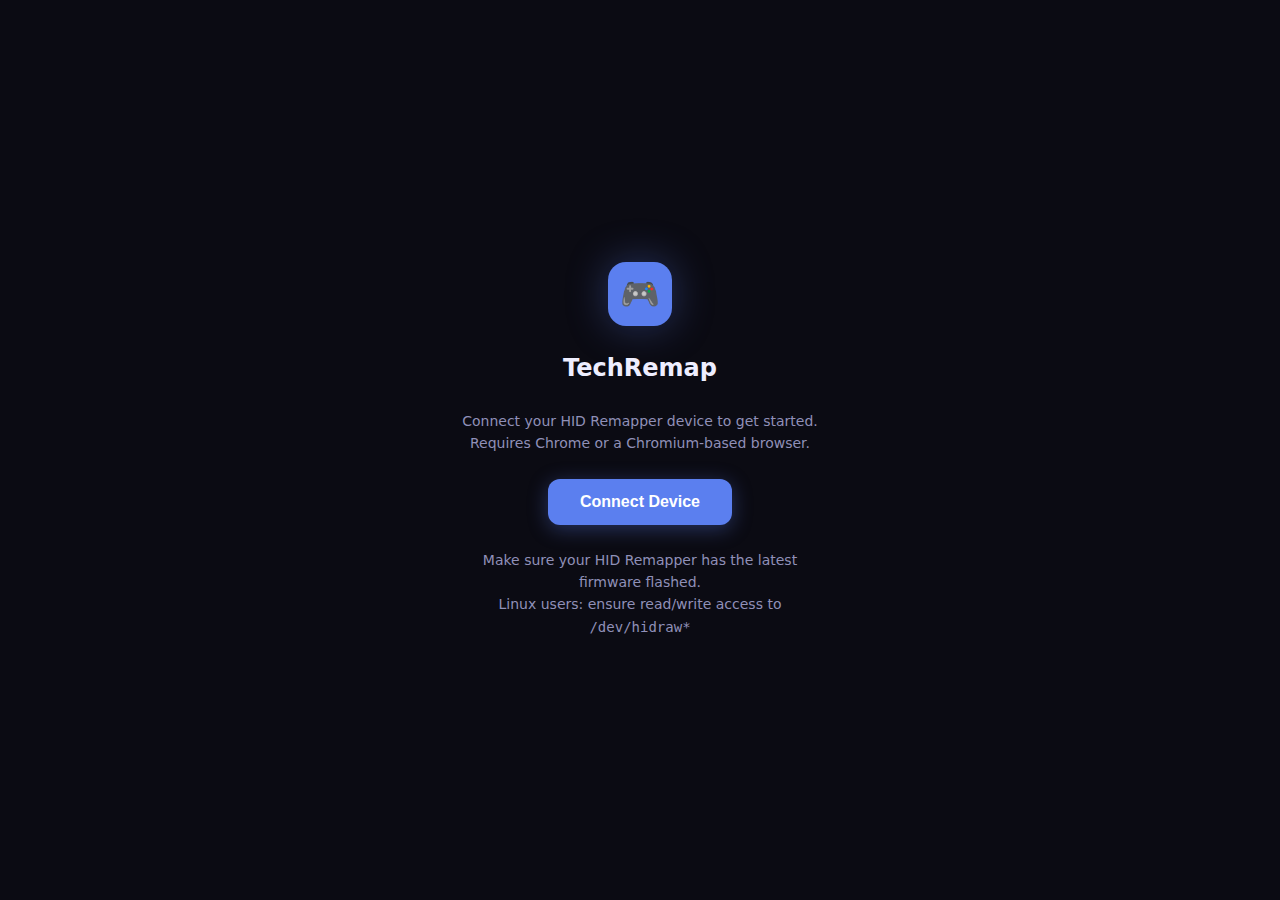
<file: index.html>
<!DOCTYPE html>
<html lang="en">
<head>
    <meta charset="UTF-8">
    <meta name="viewport" content="width=device-width, initial-scale=1.0">
    <title>TechRemap — by Mennens.Tech</title>
    <link rel="stylesheet" href="style.css">
</head>
<body>

<!-- ─── Header ──────────────────────────────────────────────────────────────── -->
<header id="header">
    <div class="logo">
        <div class="logo-icon">🎮</div>
        <div>
            <div class="logo-name">TechRemap</div>
            <div class="logo-sub">by Mennens.Tech</div>
        </div>
    </div>

    <div id="device-status">
        <span class="status-dot disconnected" id="status-dot"></span>
        <span id="status-label">Disconnected</span>
        <span id="device-name" style="color:var(--text-3);font-size:12px;margin-left:4px"></span>
    </div>

    <div class="header-sep"></div>

    <span id="save-check">✓</span>

    <button class="btn" id="header-load-btn" disabled title="Load config from device">
        ↓ Load
    </button>
    <button class="btn btn-primary" id="header-save-btn" disabled title="Save config to device">
        ↑ Save
    </button>
    <button class="btn" id="export-btn" title="Export config as JSON">⬇ Export</button>
    <button class="btn" id="import-btn" title="Import config from JSON">⬆ Import</button>
</header>

<!-- ─── Tab Bar ─────────────────────────────────────────────────────────────── -->
<nav id="tabs">
    <div class="tab active" data-tab="remap">Remap</div>
    <div class="tab" data-tab="layers">Layers &amp; LED</div>
    <div class="tab" data-tab="settings">Settings</div>
    <div class="tab" data-tab="advanced">Advanced</div>
</nav>

<!-- ─── Main Content ────────────────────────────────────────────────────────── -->
<div id="main">

    <!-- ─── REMAP TAB ──────────────────────────────────────────────────────── -->
    <div class="tab-panel active" id="panel-remap">

        <!-- Controller area -->
        <div id="controller-area">
            <div id="controller-wrap">

                <!-- ─── Controller SVG ──────────────────────────────────────── -->
                <svg id="controller-svg" viewBox="0 0 600 380" xmlns="http://www.w3.org/2000/svg">
                    <defs>
                        <filter id="inset-shadow" x="-10%" y="-10%" width="120%" height="120%">
                            <feDropShadow dx="0" dy="1" stdDeviation="2" flood-color="#000" flood-opacity="0.6"/>
                        </filter>
                        <radialGradient id="body-grad" cx="50%" cy="35%" r="60%">
                            <stop offset="0%"   stop-color="#232338"/>
                            <stop offset="100%" stop-color="#161624"/>
                        </radialGradient>
                        <radialGradient id="grip-grad" cx="50%" cy="30%" r="70%">
                            <stop offset="0%"   stop-color="#1A1A2C"/>
                            <stop offset="100%" stop-color="#0E0E1A"/>
                        </radialGradient>
                    </defs>

                    <!-- ── Body ───────────────────────────────────────────── -->
                    <!-- Left grip -->
                    <rect fill="url(#grip-grad)" x="55" y="196" width="114" height="168" rx="46"/>
                    <!-- Right grip -->
                    <rect fill="url(#grip-grad)" x="431" y="196" width="114" height="168" rx="46"/>
                    <!-- Main body -->
                    <rect fill="url(#body-grad)" x="76" y="68" width="448" height="202" rx="66"/>
                    <!-- Grip texture lines (decorative) -->
                    <rect fill="#0C0C18" opacity="0.5" x="64" y="222" width="96" height="130" rx="38"/>
                    <rect fill="#0C0C18" opacity="0.5" x="440" y="222" width="96" height="130" rx="38"/>

                    <!-- ── Left Trigger (LT) ─────────────────────────────── -->
                    <g class="pad-clickable" data-input="btn-lt">
                        <rect class="pad-trigger" x="60" y="10" width="134" height="64" rx="24"/>
                        <text class="pad-label" x="127" y="44">LT</text>
                    </g>

                    <!-- ── Right Trigger (RT) ────────────────────────────── -->
                    <g class="pad-clickable" data-input="btn-rt">
                        <rect class="pad-trigger" x="406" y="10" width="134" height="64" rx="24"/>
                        <text class="pad-label" x="473" y="44">RT</text>
                    </g>

                    <!-- ── Left Bumper (LB) ─────────────────────────────── -->
                    <g class="pad-clickable" data-input="btn-lb">
                        <rect class="pad-bumper" x="72" y="72" width="114" height="30" rx="15"/>
                        <text class="pad-label" x="129" y="91">LB</text>
                    </g>

                    <!-- ── Right Bumper (RB) ────────────────────────────── -->
                    <g class="pad-clickable" data-input="btn-rb">
                        <rect class="pad-bumper" x="414" y="72" width="114" height="30" rx="15"/>
                        <text class="pad-label" x="471" y="91">RB</text>
                    </g>

                    <!-- ── D-Pad ─────────────────────────────────────────── -->
                    <!-- Center background ring -->
                    <circle fill="#1A1A2C" cx="168" cy="162" r="52"/>

                    <!-- D-Pad Up -->
                    <g class="pad-clickable" data-input="dpad-up">
                        <rect class="pad-dpad" x="150" y="117" width="36" height="45" rx="8"/>
                        <text class="pad-label" x="168" y="143">↑</text>
                    </g>
                    <!-- D-Pad Down -->
                    <g class="pad-clickable" data-input="dpad-down">
                        <rect class="pad-dpad" x="150" y="162" width="36" height="45" rx="8"/>
                        <text class="pad-label" x="168" y="185">↓</text>
                    </g>
                    <!-- D-Pad Left -->
                    <g class="pad-clickable" data-input="dpad-left">
                        <rect class="pad-dpad" x="104" y="145" width="46" height="34" rx="8"/>
                        <text class="pad-label" x="127" y="163">←</text>
                    </g>
                    <!-- D-Pad Right -->
                    <g class="pad-clickable" data-input="dpad-right">
                        <rect class="pad-dpad" x="186" y="145" width="46" height="34" rx="8"/>
                        <text class="pad-label" x="209" y="163">→</text>
                    </g>
                    <!-- D-Pad center dot -->
                    <circle fill="#2A2A3E" cx="168" cy="162" r="12" pointer-events="none"/>

                    <!-- ── Left Stick ──────────────────────────────────────── -->
                    <g class="pad-clickable" data-input="stick-left">
                        <!-- Outer ring (movement indicator) -->
                        <circle fill="#1E1E30" stroke="#2A2A42" stroke-width="2" cx="248" cy="222" r="42"/>
                        <!-- Stick nub -->
                        <circle class="pad-stick-nub" cx="248" cy="222" r="26"/>
                        <text class="pad-label" x="248" y="227">L</text>
                    </g>

                    <!-- ── Right Stick ────────────────────────────────────── -->
                    <g class="pad-clickable" data-input="stick-right">
                        <!-- Outer ring -->
                        <circle fill="#1E1E30" stroke="#2A2A42" stroke-width="2" cx="358" cy="222" r="42"/>
                        <!-- Stick nub -->
                        <circle class="pad-stick-nub" cx="358" cy="222" r="26"/>
                        <text class="pad-label" x="358" y="227">R</text>
                    </g>

                    <!-- ── Center Buttons ─────────────────────────────────── -->
                    <!-- Back / View -->
                    <g class="pad-clickable" data-input="btn-back">
                        <circle class="pad-center-btn" cx="264" cy="152" r="14"/>
                        <text class="pad-label" style="font-size:10px" x="264" y="156">⊲</text>
                    </g>

                    <!-- Home / Guide (larger, prominent) -->
                    <g class="pad-clickable" data-input="btn-home">
                        <circle class="pad-home-btn" cx="300" cy="138" r="20"/>
                        <circle fill="#2A2A44" cx="300" cy="138" r="14"/>
                        <circle fill="#1A1A30" cx="300" cy="138" r="8"/>
                        <!-- Xbox-style ring decoration -->
                        <circle fill="none" stroke="#3A3A58" stroke-width="1.5" cx="300" cy="138" r="18"/>
                    </g>

                    <!-- Start / Menu -->
                    <g class="pad-clickable" data-input="btn-start">
                        <circle class="pad-center-btn" cx="336" cy="152" r="14"/>
                        <text class="pad-label" style="font-size:10px" x="336" y="156">⊳</text>
                    </g>

                    <!-- ── Face Buttons ───────────────────────────────────── -->
                    <!-- Y (top, yellow) -->
                    <g class="pad-clickable" data-input="btn-y">
                        <circle class="pad-btn-y" cx="432" cy="118" r="22"/>
                        <circle fill="#4A3C18" opacity="0.3" cx="432" cy="118" r="22"/>
                        <text class="pad-label pad-label-y" x="432" y="123">Y</text>
                    </g>

                    <!-- A (bottom, green) -->
                    <g class="pad-clickable" data-input="btn-a">
                        <circle class="pad-btn-a" cx="432" cy="202" r="22"/>
                        <circle fill="#1A4E2C" opacity="0.3" cx="432" cy="202" r="22"/>
                        <text class="pad-label pad-label-a" x="432" y="207">A</text>
                    </g>

                    <!-- X (left, blue) -->
                    <g class="pad-clickable" data-input="btn-x">
                        <circle class="pad-btn-x" cx="388" cy="160" r="22"/>
                        <circle fill="#1A2E58" opacity="0.3" cx="388" cy="160" r="22"/>
                        <text class="pad-label pad-label-x" x="388" y="165">X</text>
                    </g>

                    <!-- B (right, red) -->
                    <g class="pad-clickable" data-input="btn-b">
                        <circle class="pad-btn-b" cx="476" cy="160" r="22"/>
                        <circle fill="#4E1A1A" opacity="0.3" cx="476" cy="160" r="22"/>
                        <text class="pad-label pad-label-b" x="476" y="165">B</text>
                    </g>

                    <!-- Face button cluster subtle bg -->
                    <circle fill="none" stroke="#222238" stroke-width="1" cx="432" cy="160" r="50" pointer-events="none"/>

                </svg>
                <!-- /SVG -->

                <!-- Layer selector bar -->
                <div id="layer-bar"></div>

            </div>
        </div>
        <!-- /controller-area -->

        <!-- Assignment Panel -->
        <aside id="assign-panel">
            <!-- Empty state -->
            <div id="assign-empty">
                <div class="empty-icon">🎮</div>
                <p>Click any button or stick on the controller to configure its mapping.</p>
            </div>

            <!-- Content (shown when something is selected) -->
            <div id="assign-content" class="hidden">

                <div id="assign-header">
                    <div class="assign-title">
                        <span id="assign-title">Button</span>
                        <span class="assign-usage-badge" id="assign-usage-code"></span>
                    </div>
                    <div class="assign-subtitle">Configure remapping for this input</div>

                    <!-- Stick sub-mode tabs -->
                    <div id="stick-tabs" class="hidden mt-8">
                        <div class="stick-tab active" data-mode="x">X Axis</div>
                        <div class="stick-tab" data-mode="y">Y Axis</div>
                        <div class="stick-tab" data-mode="btn">Click (L3/R3)</div>
                    </div>
                </div>

                <div id="assign-body">

                    <!-- Current mapping -->
                    <div class="assign-section">
                        <label>Currently mapped from</label>
                        <div class="current-mapping" id="current-mapping">
                            <span class="mapping-name" id="mapping-source-name">Not remapped</span>
                            <button class="remove-btn hidden" id="remove-mapping-btn" title="Remove mapping">✕</button>
                        </div>
                    </div>

                    <!-- Capture -->
                    <div class="assign-section">
                        <label>Capture from hardware</label>
                        <button id="capture-btn">
                            <span class="capture-indicator"></span>
                            Capture from device
                        </button>
                    </div>

                    <!-- Source picker -->
                    <div class="assign-section">
                        <label>Or choose manually</label>
                        <input type="text" id="source-search" placeholder="Search inputs…" autocomplete="off">
                        <div class="picker-cats mt-8">
                            <div class="picker-cat active" data-cat="gamepad">🎮 Gamepad</div>
                            <div class="picker-cat" data-cat="keyboard">⌨️ Keys</div>
                            <div class="picker-cat" data-cat="mouse">🖱️ Mouse</div>
                            <div class="picker-cat" data-cat="media">🎵 Media</div>
                            <div class="picker-cat" data-cat="layer">⬡ Layer</div>
                            <div class="picker-cat" data-cat="special">⚙️ Special</div>
                        </div>
                        <div id="usage-list" class="mt-8"></div>
                    </div>

                    <!-- Axis controls -->
                    <div class="assign-section hidden" id="axis-controls">
                        <label>Axis settings</label>
                        <div class="slider-row">
                            <div class="slider-label-row">
                                <span>Sensitivity</span>
                                <span id="sensitivity-val">100%</span>
                            </div>
                            <input type="range" id="sensitivity-slider" min="100" max="5000" step="50" value="1000">
                        </div>
                        <div class="slider-row mt-8">
                            <div class="slider-label-row">
                                <span>Deadzone</span>
                                <span id="deadzone-val">0%</span>
                            </div>
                            <input type="range" id="deadzone-slider" min="0" max="50" step="1" value="0">
                        </div>
                    </div>

                    <!-- Behavior -->
                    <div class="assign-section">
                        <label>Behavior</label>
                        <div class="toggle-group">
                            <div class="toggle-row">
                                <div>
                                    <div class="toggle-label">Sticky</div>
                                    <div class="toggle-desc">Toggle on/off with each press</div>
                                </div>
                                <label class="toggle">
                                    <input type="checkbox" id="toggle-sticky">
                                    <span class="toggle-slider"></span>
                                </label>
                            </div>
                            <div class="toggle-row">
                                <div>
                                    <div class="toggle-label">Tap</div>
                                    <div class="toggle-desc">Activate on quick tap</div>
                                </div>
                                <label class="toggle">
                                    <input type="checkbox" id="toggle-tap">
                                    <span class="toggle-slider"></span>
                                </label>
                            </div>
                            <div class="toggle-row">
                                <div>
                                    <div class="toggle-label">Hold</div>
                                    <div class="toggle-desc">Activate when held down</div>
                                </div>
                                <label class="toggle">
                                    <input type="checkbox" id="toggle-hold">
                                    <span class="toggle-slider"></span>
                                </label>
                            </div>
                        </div>
                    </div>

                    <!-- Layers -->
                    <div class="assign-section">
                        <label>Active on layers</label>
                        <div class="layer-checkboxes" id="layer-checkboxes"></div>
                    </div>

                </div><!-- /assign-body -->

            </div><!-- /assign-content -->
        </aside>

    </div><!-- /panel-remap -->

    <!-- ─── LAYERS & LED TAB ────────────────────────────────────────────────── -->
    <div class="tab-panel" id="panel-layers">

        <div>
            <div class="section-title">Layer LED Colors</div>
            <div class="section-desc">
                Set the WS2812 LED color shown on your Waveshare RP2350 for each active layer.
                Colors are saved with your config (requires firmware with WS2812 support).
            </div>
            <div class="led-grid" id="led-grid"></div>
        </div>

        <div style="margin-top:24px">
            <div class="section-title">Unmapped Input Passthrough</div>
            <div class="section-desc">
                When enabled for a layer, inputs without an explicit mapping will pass through unchanged on that layer.
            </div>
            <div class="passthrough-grid" id="passthrough-grid"></div>
        </div>

    </div>

    <!-- ─── SETTINGS TAB ────────────────────────────────────────────────────── -->
    <div class="tab-panel" id="panel-settings">

        <div style="padding:24px;overflow:auto;flex:1">
            <div class="section-title" style="margin-bottom:16px">Device Settings</div>

            <div class="settings-grid">

                <div class="setting-card">
                    <label>Polling Rate Override</label>
                    <div class="setting-desc">Override the USB polling rate. 0 = use device default.</div>
                    <select class="setting-select" id="polling-rate">
                        <option value="0">Default (device)</option>
                        <option value="1">1000 Hz (1ms)</option>
                        <option value="2">500 Hz (2ms)</option>
                        <option value="4">250 Hz (4ms)</option>
                        <option value="8">125 Hz (8ms)</option>
                        <option value="16">62.5 Hz (16ms)</option>
                    </select>
                </div>

                <div class="setting-card">
                    <label>Emulated Device Type</label>
                    <div class="setting-desc">What type of HID device the remapper presents to the PC.</div>
                    <select class="setting-select" id="emulation-mode">
                        <option value="0">Mouse + Keyboard (default)</option>
                        <option value="1">Absolute Mouse + Keyboard</option>
                        <option value="2">Switch Gamepad</option>
                        <option value="3">PS4 Arcade Stick</option>
                        <option value="4">Stadia Controller</option>
                        <option value="5">XAC/Flex Compatible</option>
                    </select>
                </div>

                <div class="setting-card">
                    <label>Tap / Hold Threshold</label>
                    <div class="setting-desc">How long (ms) to distinguish a tap from a hold.</div>
                    <input type="number" class="setting-input" id="tap-hold-ms" min="50" max="2000" step="10" value="200">
                </div>

                <div class="setting-card">
                    <label>Partial Scroll Timeout</label>
                    <div class="setting-desc">Scroll accumulation timeout in milliseconds.</div>
                    <input type="number" class="setting-input" id="scroll-timeout-ms" min="100" max="5000" step="100" value="1000">
                </div>

            </div>

            <div class="settings-grid mt-16">
                <div class="setting-card" style="grid-column:1/-1">
                    <div class="toggle-row" style="border:none;background:none;padding:0">
                        <div>
                            <div class="toggle-label">Normalize Gamepad Inputs</div>
                            <div class="toggle-desc">Normalize analog stick values to a consistent range across different gamepads.</div>
                        </div>
                        <label class="toggle">
                            <input type="checkbox" id="normalize-gamepad" checked>
                            <span class="toggle-slider"></span>
                        </label>
                    </div>
                </div>
            </div>

            <div style="margin-top:24px">
                <div class="section-title" style="margin-bottom:8px">Load / Save Buttons</div>
                <div class="flex-row">
                    <button class="btn" id="load-btn" disabled>↓ Load from device</button>
                    <button class="btn btn-primary" id="save-btn" disabled>↑ Save to device</button>
                </div>
            </div>

        </div>
    </div>

    <!-- ─── ADVANCED TAB ────────────────────────────────────────────────────── -->
    <div class="tab-panel" id="panel-advanced">

        <div style="padding:24px;overflow:auto;flex:1;display:flex;flex-direction:column;gap:24px">

            <!-- Expressions -->
            <div class="adv-section">
                <div class="section-title">Expressions</div>
                <div class="section-desc">
                    Advanced input transformations using Reverse Polish Notation (RPN).
                    Up to 8 expression slots, each evaluated every millisecond.
                    <a href="https://github.com/jfedor2/hid-remapper/blob/master/EXPRESSIONS.md" target="_blank" style="color:var(--accent)">View documentation →</a>
                </div>
                <div id="expressions-container"></div>
            </div>

            <!-- Import / Export -->
            <div class="adv-section">
                <div class="section-title">Import / Export</div>
                <div class="section-desc">Save or load your full configuration as a JSON file.</div>
                <div class="io-row">
                    <button class="btn" onclick="document.getElementById('export-btn').click()">⬇ Export JSON</button>
                    <button class="btn" onclick="document.getElementById('import-btn').click()">⬆ Import JSON</button>
                </div>
            </div>

        </div>
    </div>

</div><!-- /main -->

<!-- ─── Connect Screen Overlay ─────────────────────────────────────────────── -->
<div id="connect-screen">
    <div class="connect-logo">🎮</div>
    <h1>TechRemap</h1>
    <p>Connect your HID Remapper device to get started. Requires Chrome or a Chromium-based browser.</p>

    <div id="no-webhid-warning">
        ⚠ Your browser doesn't support WebHID.<br>
        Please use Chrome, Edge, or another Chromium-based browser (desktop only).
    </div>

    <button class="connect-btn-big" id="connect-screen-btn">Connect Device</button>
    <button class="btn" id="connect-btn" style="display:none">Connect</button>

    <p class="connect-note">
        Make sure your HID Remapper has the latest firmware flashed.<br>
        Linux users: ensure read/write access to <code>/dev/hidraw*</code>
    </p>
</div>

<!-- ─── Notifications ─────────────────────────────────────────────────────── -->
<div id="notifications"></div>

<!-- ─── App Bootstrap ─────────────────────────────────────────────────────── -->
<script type="module">
    import { init } from './app.js';
    document.addEventListener('DOMContentLoaded', init);
</script>

</body>
</html>
</file>
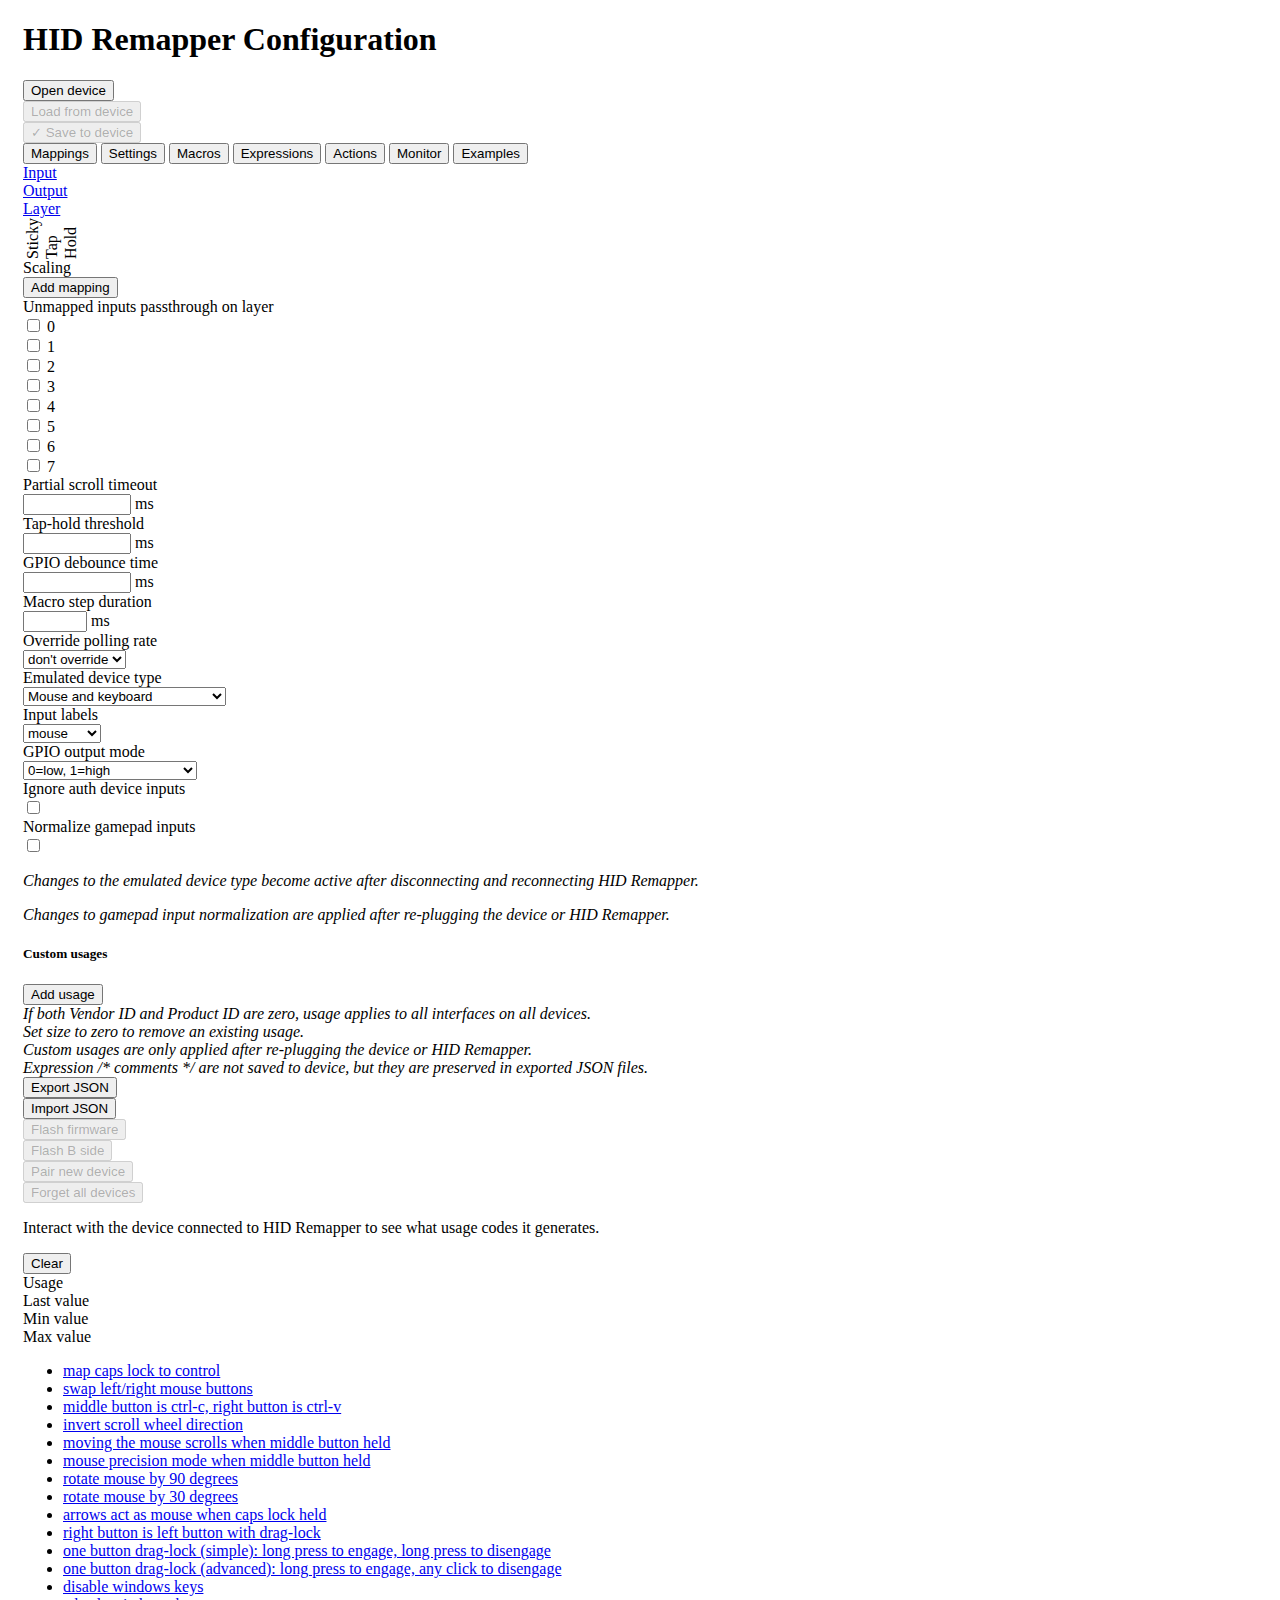
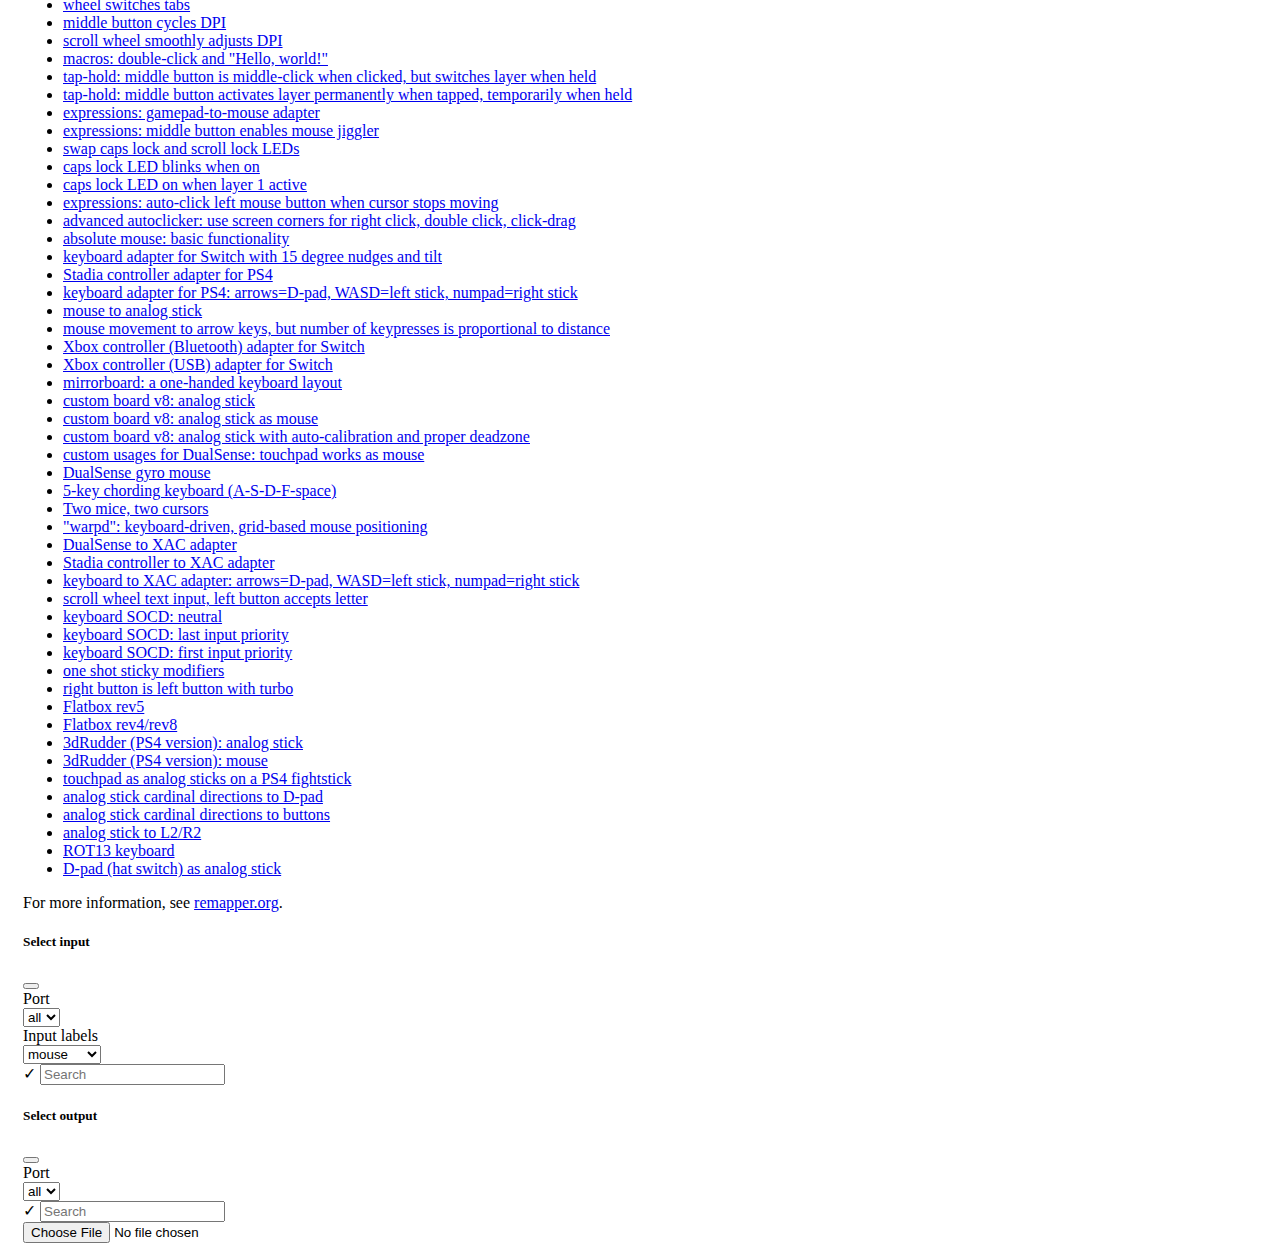
<file: config-tool-web/index.html>
<!doctype html>
<html style="scrollbar-gutter: stable both-edges;">

<head>
    <meta charset="utf-8">
    <meta name="viewport" content="width=device-width, initial-scale=1">
    <link href="https://cdn.jsdelivr.net/npm/bootstrap@5.1.3/dist/css/bootstrap.min.css" rel="stylesheet" integrity="sha384-1BmE4kWBq78iYhFldvKuhfTAU6auU8tT94WrHftjDbrCEXSU1oBoqyl2QvZ6jIW3" crossorigin="anonymous">
    <title>HID Remapper Configuration</title>
    <script src="https://cdn.jsdelivr.net/npm/bootstrap@5.1.3/dist/js/bootstrap.min.js" integrity="sha384-QJHtvGhmr9XOIpI6YVutG+2QOK9T+ZnN4kzFN1RtK3zEFEIsxhlmWl5/YESvpZ13" crossorigin="anonymous"></script>
    <script src="code.js" type="module"></script>
    </script>
</head>

<body>

    <div class="container d-flex flex-column" style="max-width: 720px; min-height: 100vh;">

        <h1 class="mt-sm-5 mt-3">HID Remapper Configuration</h1>

        <div class="row my-4">
            <div class="col">
                <button id="open_device" type="button" class="btn btn-primary w-100">Open device</button>
            </div>
            <div class="col">
                <button id="load_from_device" type="button" class="btn btn-primary w-100">Load from device</button>
            </div>
            <div class="col">
                <button id="save_to_device" type="button" class="btn btn-primary w-100 position-relative">
                    <span id="save_to_device_checkmark" class="position-absolute top-0 start-100 translate-middle badge bg-success rounded-pill hub_port_badge d-none">&check;</span>
                    <span>Save to device</span>
                </button>
            </div>
        </div>

        <div id="error" class="alert alert-danger d-none"></div>

        <div class="nav nav-tabs" id="nav-tab" role="tablist">
            <button class="nav-link active" id="nav-mappings-tab" data-bs-toggle="tab" data-bs-target="#nav-mappings" type="button" role="tab">Mappings</button>
            <button class="nav-link" id="nav-settings-tab" data-bs-toggle="tab" data-bs-target="#nav-settings" type="button" role="tab">Settings</button>
            <button class="nav-link" id="nav-macros-tab" data-bs-toggle="tab" data-bs-target="#nav-macros" type="button" role="tab">Macros</button>
            <button class="nav-link" id="nav-expressions-tab" data-bs-toggle="tab" data-bs-target="#nav-expressions" type="button" role="tab">Expressions</button>
            <button class="nav-link" id="nav-actions-tab" data-bs-toggle="tab" data-bs-target="#nav-actions" type="button" role="tab">Actions</button>
            <button class="nav-link" id="nav-monitor-tab" data-bs-toggle="tab" data-bs-target="#nav-monitor" type="button" role="tab">Monitor</button>
            <button class="nav-link" id="nav-examples-tab" data-bs-toggle="tab" data-bs-target="#nav-examples" type="button" role="tab">Examples</button>
        </div>

        <div class="tab-content flex-grow-1">

            <div class="tab-pane active" id="nav-mappings" role="tabpanel" tabindex="0">

                <div class="row pb-2 mt-3" style="overflow-x: auto;">
                    <div style="min-width: 720px; width: 100%;">
                        <div class="row my-2 align-items-end">
                            <div class="col-1"></div>
                            <div class="col-3 text-center"><a href="#" id="input-column-header" class="text-decoration-none text-reset d-block">Input</a></div>
                            <div class="col-3 text-center"><a href="#" id="output-column-header" class="text-decoration-none text-reset d-block">Output</a></div>
                            <div class="col-3">
                                <div class="d-flex align-items-end">
                                    <div class="flex-fill text-center"><a href="#" id="layer-column-header" class="text-decoration-none text-reset d-block">Layer</a></div>
                                    <div class="text-start pt-1" style="writing-mode: vertical-rl; transform: rotate(180deg); line-height: 1.2em;">Sticky<br>Tap<br>Hold</div>
                                </div>
                            </div>
                            <div class="col-2 text-center">Scaling</div>
                        </div>

                        <div id="mappings">
                        </div>
                    </div>
                </div>

                <div class="text-center mt-2 mb-3">
                    <button id="add_mapping" type="button" class="btn btn-primary">Add mapping</button>
                </div>

            </div>

            <div class="tab-pane" id="nav-settings" role="tabpanel" tabindex="0">

                <div class="row mt-4">
                    <div class="col-4 text-end">
                        Unmapped inputs passthrough on layer
                    </div>
                    <div class="col-8">
                        <div class="form-check form-check-inline">
                            <input type="checkbox" id="unmapped_passthrough_checkbox0" class="form-check-input">
                            <label for="unmapped_passthrough_checkbox0" class="form-check-label">0</label>
                        </div>
                        <div class="form-check form-check-inline">
                            <input type="checkbox" id="unmapped_passthrough_checkbox1" class="form-check-input">
                            <label for="unmapped_passthrough_checkbox1" class="form-check-label">1</label>
                        </div>
                        <div class="form-check form-check-inline">
                            <input type="checkbox" id="unmapped_passthrough_checkbox2" class="form-check-input">
                            <label for="unmapped_passthrough_checkbox2" class="form-check-label">2</label>
                        </div>
                        <div class="form-check form-check-inline">
                            <input type="checkbox" id="unmapped_passthrough_checkbox3" class="form-check-input">
                            <label for="unmapped_passthrough_checkbox3" class="form-check-label">3</label>
                        </div>
                        <div class="form-check form-check-inline d-none">
                            <input type="checkbox" id="unmapped_passthrough_checkbox4" class="form-check-input">
                            <label for="unmapped_passthrough_checkbox4" class="form-check-label">4</label>
                        </div>
                        <div class="form-check form-check-inline d-none">
                            <input type="checkbox" id="unmapped_passthrough_checkbox5" class="form-check-input">
                            <label for="unmapped_passthrough_checkbox5" class="form-check-label">5</label>
                        </div>
                        <div class="form-check form-check-inline d-none">
                            <input type="checkbox" id="unmapped_passthrough_checkbox6" class="form-check-input">
                            <label for="unmapped_passthrough_checkbox6" class="form-check-label">6</label>
                        </div>
                        <div class="form-check form-check-inline d-none">
                            <input type="checkbox" id="unmapped_passthrough_checkbox7" class="form-check-input">
                            <label for="unmapped_passthrough_checkbox7" class="form-check-label">7</label>
                        </div>
                    </div>
                </div>
                <div class="row mt-3">
                    <div class="col-4 text-end">
                        <label for="partial_scroll_timeout_input" class="col-form-label">Partial scroll timeout</label>
                    </div>
                    <div class="col-auto">
                        <div class="input-group">
                            <input type="number" id="partial_scroll_timeout_input" class="form-control text-end" style="max-width: 100px;">
                            <span class="input-group-text">ms</span>
                        </div>
                    </div>
                </div>
                <div class="row mt-3">
                    <div class="col-4 text-end">
                        <label for="tap_hold_threshold_input" class="col-form-label">Tap-hold threshold</label>
                    </div>
                    <div class="col-auto">
                        <div class="input-group">
                            <input type="number" id="tap_hold_threshold_input" class="form-control text-end" style="max-width: 100px;">
                            <span class="input-group-text">ms</span>
                        </div>
                    </div>
                </div>
                <div class="row mt-3">
                    <div class="col-4 text-end">
                        <label for="gpio_debounce_time_input" class="col-form-label">GPIO debounce time</label>
                    </div>
                    <div class="col-auto">
                        <div class="input-group">
                            <input type="number" id="gpio_debounce_time_input" class="form-control text-end" style="max-width: 100px;">
                            <span class="input-group-text">ms</span>
                        </div>
                    </div>
                </div>
                <div class="row mt-3">
                    <div class="col-4 text-end">
                        <label for="macro_entry_duration_input" class="col-form-label">Macro step duration</label>
                    </div>
                    <div class="col-auto">
                        <div class="input-group">
                            <input type="number" min="1" max="256" id="macro_entry_duration_input" class="form-control text-end" style="max-width: 100px;">
                            <span class="input-group-text">ms</span>
                        </div>
                    </div>
                </div>
                <div class="row mt-3">
                    <div class="col-4 text-end">
                        <label for="interval_override_dropdown" class="col-form-label">Override polling rate</label>
                    </div>
                    <div class="col-auto">
                        <select class="form-select" id="interval_override_dropdown">
                            <option value="0">don't override</option>
                            <option value="16">62.5 Hz</option>
                            <option value="8">125 Hz</option>
                            <option value="4">250 Hz</option>
                            <option value="2">500 Hz</option>
                            <option value="1">1000 Hz</option>
                        </select>
                    </div>
                </div>
                <div class="row mt-3">
                    <div class="col-4 text-end">
                        <label for="our_descriptor_number_dropdown" class="col-form-label">Emulated device type</label>
                    </div>
                    <div class="col-auto">
                        <select class="form-select" id="our_descriptor_number_dropdown">
                            <option value="0">Mouse and keyboard</option>
                            <option value="1">Absolute mouse and keyboard</option>
                            <option value="2">Switch gamepad</option>
                            <option value="3">PS4 arcade stick</option>
                            <option value="4">Stadia controller</option>
                            <option value="5">XAC/Flex compatible</option>
                        </select>
                    </div>
                </div>
                <div class="row mt-3">
                    <div class="col-4 text-end">
                        <label for="input_labels_dropdown" class="col-form-label">Input labels</label>
                    </div>
                    <div class="col-auto">
                        <select class="form-select" id="input_labels_dropdown">
                            <option value="0">mouse</option>
                            <option value="1">gamepad</option>
                        </select>
                    </div>
                </div>
                <div class="row mt-3">
                    <div class="col-4 text-end">
                        <label for="gpio_output_mode_dropdown" class="col-form-label">GPIO output mode</label>
                    </div>
                    <div class="col-auto">
                        <select class="form-select" id="gpio_output_mode_dropdown">
                            <option value="0">0=low, 1=high</option>
                            <option value="1">0=high impedance, 1=low</option>
                        </select>
                    </div>
                </div>
                <div class="row mt-3">
                    <div class="col-4 text-end">
                        <label for="ignore_auth_dev_inputs_checkbox" class="col-form-label">Ignore auth device inputs</label>
                    </div>
                    <div class="col-auto">
                        <input type="checkbox" id="ignore_auth_dev_inputs_checkbox" class="form-check-input align-middle">
                    </div>
                </div>
                <div class="row mt-3">
                    <div class="col-4 text-end">
                        <label for="normalize_gamepad_inputs_checkbox" class="col-form-label">Normalize gamepad inputs</label>
                    </div>
                    <div class="col-auto">
                        <input type="checkbox" id="normalize_gamepad_inputs_checkbox" class="form-check-input align-middle">
                    </div>
                </div>
                <div class="row mt-3">
                    <p><em>Changes to the emulated device type become active after disconnecting and reconnecting HID Remapper.</em></p>
                    <p><em>Changes to gamepad input normalization are applied after re-plugging the device or HID Remapper.</em></p>
                </div>

                <h5 class="mt-4">Custom usages</h5>

                <div id="quirks_container">

                </div>
                <div class="mt-4">
                    <button id="add_quirk" type="button" class="btn btn-primary">Add usage</button>
                </div>

                <div class="row mt-3">
                    <em>If both Vendor ID and Product ID are zero, usage applies to all interfaces on all devices.<br>
                    Set size to zero to remove an existing usage.<br>
                    Custom usages are only applied after re-plugging the device or HID Remapper.</em>
                </div>
            </div>

            <div class="tab-pane" id="nav-macros" role="tabpanel" tabindex="0">

                <div class="accordion mt-4" id="macros_container">

                </div>

            </div>

            <div class="tab-pane" id="nav-expressions" role="tabpanel" tabindex="0">

                <div class="mt-4" id="expressions_container">

                </div>

                <div class="row mt-4">
                    <em>Expression /* comments */ are not saved to device, but they are preserved in exported JSON files.</em>
                </div>
            </div>

            <div class="tab-pane" id="nav-actions" role="tabpanel" tabindex="0">

                <div class="row mt-4">
                    <div class="col-4">
                        <button id="download_json" type="button" class="btn btn-primary w-100">Export JSON</button>
                    </div>
                    <div class="col-4">
                        <button id="upload_json" type="button" class="btn btn-primary w-100">Import JSON</button>
                    </div>
                </div>

                <div class="row mt-4">
                    <div class="col-4">
                        <button id="flash_firmware" type="button" class="btn btn-primary w-100">Flash firmware</button>
                    </div>
                    <div class="col-4" id="flash_b_side_container">
                        <button id="flash_b_side" type="button" class="btn btn-primary w-100">Flash B side</button>
                    </div>
                </div>

                <div class="row mt-4">
                    <div class="col-4 d-none" id="pair_new_device_container">
                        <button id="pair_new_device" type="button" class="btn btn-primary w-100">Pair new device</button>
                    </div>
                    <div class="col-4 d-none" id="clear_bonds_container">
                        <button id="clear_bonds" type="button" class="btn btn-primary w-100">Forget all devices</button>
                    </div>
                </div>

            </div>

            <div class="tab-pane" id="nav-monitor" role="tabpanel" tabindex="0">

                <p class="mt-4">Interact with the device connected to HID Remapper to see what usage codes it generates.</p>

                <div>
                    <button id="monitor_clear" type="button" class="btn btn-primary">Clear</button>
                </div>

                <div id="monitor_header" class="row p-1 mt-4 mb-2 d-none">
                    <div class="col-1 text-center"></div>
                    <div class="col-2 text-center monitor_usage">Usage</div>
                    <div class="col-3 text-center monitor_readable_name"></div>
                    <div class="col-2 text-center monitor_last_value">Last value</div>
                    <div class="col-2 text-center monitor_min_value">Min value</div>
                    <div class="col-2 text-center monitor_max_value">Max value</div>
                </div>

                <div id="monitor_container">
                </div>

            </div>

            <div class="tab-pane" id="nav-examples" role="tabpanel" tabindex="0">

                <ul id="examples" class="mt-4 list-group">

                </ul>

            </div>

        </div>

        <div class="text-center text-muted mt-4 mb-4">
            For more information, see <a class="text-reset" href="https://www.remapper.org/">remapper.org</a>.
        </div>

    </div>

    <template id="mapping_template">
        <div class="row mb-1 mapping_container">
            <div class="col-1"><button type="button" class="btn btn-primary delete_button">×</button></div>
            <div class="col-3">
                <button type="button" class="btn btn-primary w-100 source_button position-relative">
                    <span class="position-absolute top-50 start-0 translate-middle badge bg-info rounded-pill hub_port_badge">0</span>
                    <span class="button_label">source</span>
                </button>
            </div>
            <div class="col-3">
                <button type="button" class="btn btn-primary w-100 target_button position-relative">
                    <span class="position-absolute top-50 start-0 translate-middle badge bg-info rounded-pill hub_port_badge">0</span>
                    <span class="button_label">target</span>
                </button>
            </div>
            <div class="col-3">
                <div class="d-flex lh-1 text-center">
                    <div class="flex-fill row gx-1 justify-content-center">
                        <div class="col-auto">
                            <input class="form-check-input layer_checkbox0" type="checkbox" value="">
                            <br><span class="text-muted small">0</span>
                        </div>
                        <div class="col-auto">
                            <input class="form-check-input layer_checkbox1" type="checkbox" value="">
                            <br><span class="text-muted small">1</span>
                        </div>
                        <div class="col-auto">
                            <input class="form-check-input layer_checkbox2" type="checkbox" value="">
                            <br><span class="text-muted small">2</span>
                        </div>
                        <div class="col-auto">
                            <input class="form-check-input layer_checkbox3" type="checkbox" value="">
                            <br><span class="text-muted small">3</span>
                        </div>
                        <div class="col-auto d-none">
                            <input class="form-check-input layer_checkbox4" type="checkbox" value="">
                            <br><span class="text-muted small">4</span>
                        </div>
                        <div class="col-auto d-none">
                            <input class="form-check-input layer_checkbox5" type="checkbox" value="">
                            <br><span class="text-muted small">5</span>
                        </div>
                        <div class="col-auto d-none">
                            <input class="form-check-input layer_checkbox6" type="checkbox" value="">
                            <br><span class="text-muted small">6</span>
                        </div>
                        <div class="col-auto d-none">
                            <input class="form-check-input layer_checkbox7" type="checkbox" value="">
                            <br><span class="text-muted small">7</span>
                        </div>
                    </div>
                    <div class="row gx-1">
                        <div class="col-auto ms-1" title="Sticky">
                            <input class="form-check-input sticky_checkbox" type="checkbox" value="">
                            <br><span class="text-muted small">S</span>
                        </div>
                        <div class="col-auto" title="Tap">
                            <input class="form-check-input tap_checkbox" type="checkbox" value="">
                            <br><span class="text-muted small">T</span>
                        </div>
                        <div class="col-auto" title="Hold">
                            <input class="form-check-input hold_checkbox" type="checkbox" value="">
                            <br><span class="text-muted small">H</span>
                        </div>
                    </div>
                </div>
            </div>
            <div class="col-2"><input class="form-control scaling_input text-end" type="number"></div>
        </div>
    </template>

    <template id="usage_button_template">
        <button type="button" class="btn btn-primary usage_button m-1"></button>
    </template>

    <template id="example_template">
        <li class="list-group-item border border-0"><a class="text-muted" href="javascript:void(0);"></a></li>
    </template>

    <template id="macro_template">
        <div class="accordion-item" id="macro_N">
            <h2 class="accordion-header">
                <button class="accordion-button collapsed" type="button" data-bs-toggle="collapse" data-bs-target="#collapse_X">
                    <span class="macro_name flex-shrink-0">Macro N</span>
                    <span class="macro_preview text-muted px-3 flex-fill text-truncate"></span>
                </button>
            </h2>
            <div id="collapse_X" class="accordion-collapse collapse" data-bs-parent="#macros_container">
                <div class="accordion-body">
                    <div class="macro_entries">
                    </div>
                    <div class="mt-1">
                        <button type="button" class="add_macro_entry btn btn-outline-primary">+</button>
                    </div>
                </div>
            </div>
        </div>
    </template>

    <template id="macro_entry_template">
        <div class="macro_entry row g-1 mt-1">

            <div class="add_item_container col-auto">
                <button type="button" class="add_macro_item btn btn-outline-primary">+</button>
            </div>
        </div>
    </template>

    <template id="macro_item_template">
        <div class="btn-group macro_item col-auto">
            <button type="button" class="delete_macro_item btn btn-primary">×</button>
            <button type="button" class="macro_item_usage btn btn-primary" data-hid-usage="0x00000000">
                <span class="button_label">Nothing</span>
            </button>
        </div>
    </template>

    <template id="expression_template">
        <div class="mb-3">
            <label class="form-label expression_label">Expression</label>
            <textarea type="text" class="form-control expression_input font-monospace" rows="1" spellcheck="false"></textarea>
        </div>
    </template>

    <template id="monitor_template">
        <div class="row monitor_row p-1 my-2 rounded">
            <div class="col-1"><button type="button" title="map this" class="btn btn-sm btn-primary map_this_button" style="padding: 0rem 0.4rem;">+</button></div>
            <div class="col-2 text-center monitor_usage position-relative">
                <span class="position-absolute top-50 start-0 translate-middle badge bg-info rounded-pill hub_port_badge">0</span>
                <span class="font-monospace usage_label"></span>
            </div>
            <div class="col-3 text-center monitor_readable_name"></div>
            <div class="col-2 text-end monitor_last_value"></div>
            <div class="col-2 text-end monitor_min_value"></div>
            <div class="col-2 text-end monitor_max_value"></div>
        </div>
    </template>

    <template id="quirk_template">
        <div>
            <div class="row">
                <div class="col-1 pt-3">
                    <button type="button" class="btn btn-primary delete_button">×</button>
                </div>
                <div class="col-3">
                    <label class="col-form-label">Vendor ID</label>
                    <div class="input-group">
                        <span class="input-group-text">0x</span>
                        <input type="text" class="form-control vendor_id_input text-end">
                    </div>
                </div>
                <div class="col-3">
                    <label class="col-form-label">Product ID</label>
                    <div class="input-group">
                        <span class="input-group-text">0x</span>
                        <input type="text" class="form-control product_id_input text-end">
                    </div>
                </div>
                <div class="col-2">
                    <label class="col-form-label">Interface</label>
                    <input type="number" min="0" max="255" class="form-control interface_input text-end">
                </div>
                <div class="col-2">
                    <label class="col-form-label">Report ID</label>
                    <input type="number" min="0" max="255" class="form-control report_id_input text-end">
                </div>
            </div>
            <div class="row mb-4">
                <div class="col-1">
                </div>
                <div class="col-3 pt-4">
                    <div class="form-check">
                        <input class="form-check-input relative_checkbox" type="checkbox" value="">
                        <label class="form-check-label relative_checkbox_label">Relative</label>
                    </div>
                    <div class="form-check">
                        <input class="form-check-input signed_checkbox" type="checkbox" value="">
                        <label class="form-check-label signed_checkbox_label">Signed</label>
                    </div>
                </div>
                <div class="col-3">
                    <label class="col-form-label">Usage</label>
                    <div class="input-group">
                        <span class="input-group-text">0x</span>
                        <input type="text" class="form-control usage_input text-end">
                    </div>
                </div>
                <div class="col-2">
                    <label class="col-form-label">Size</label>
                    <input type="number" min="0" max="32" class="form-control size_input text-end">
                </div>
                <div class="col-2">
                    <label class="col-form-label">Position</label>
                    <input type="number" min="0" max="511" class="form-control bitpos_input text-end">
                </div>
            </div>
        </div>
    </template>

    <div id="source_usage_modal" class="modal fade" tabindex="-1">
        <div class="modal-dialog modal-lg modal-dialog-scrollable">
            <div class="modal-content">
                <div class="modal-header">
                    <h5 class="modal-title usage_modal_title">Select input</h5>
                    <button type="button" class="btn-close" data-bs-dismiss="modal" aria-label="Close"></button>
                </div>
                <div class="modal-body" style="overflow-y: scroll;">
                    <div class="row hub_port_container">
                        <div class="col-auto">
                            <label for="source_port_dropdown" class="col-form-label">Port</label>
                        </div>
                        <div class="col-auto">
                            <select class="form-select hub_port_dropdown" id="source_port_dropdown">
                                <option value="0">all</option>
                                <option value="1">1</option>
                                <option value="2">2</option>
                                <option value="3">3</option>
                                <option value="4">4</option>
                                <option value="5">5</option>
                                <option value="6">6</option>
                                <option value="7">7</option>
                                <option value="8">8</option>
                                <option value="9">9</option>
                                <option value="10">10</option>
                                <option value="11">11</option>
                                <option value="12">12</option>
                                <option value="13">13</option>
                                <option value="14">14</option>
                                <option value="15">15</option>
                            </select>
                        </div>
                        <div class="col">
                        </div>
                        <div class="col-auto">
                            <label for="input_labels_modal_dropdown" class="col-form-label">Input labels</label>
                        </div>
                        <div class="col-auto">
                            <select class="form-select" id="input_labels_modal_dropdown">
                                <option value="0">mouse</option>
                                <option value="1">gamepad</option>
                            </select>
                        </div>
                        <div class="col">
                        </div>
                        <div class="col-3 position-relative">
                            <span class="position-absolute top-50 start-100 badge bg-success rounded-pill have_preferred_result_checkmark d-none" style="translate: -100% -50%">&check;</span>
                            <input type="text" class="form-control usage_search_box" placeholder="Search">
                        </div>
                    </div>
                    <div class="col mouse_usages mt-3">
                    </div>
                    <div class="col gamepad_usages mt-3">
                    </div>
                    <div class="col keyboard_usages mt-3">
                    </div>
                    <div class="col media_usages mt-3">
                    </div>
                    <div class="col other_usages mt-3">
                    </div>
                    <div class="col extra_usages mt-3">
                    </div>
                </div>
            </div>
        </div>
    </div>

    <div id="target_usage_modal" class="modal fade" tabindex="-1">
        <div class="modal-dialog modal-lg modal-dialog-scrollable">
            <div class="modal-content">
                <div class="modal-header">
                    <h5 class="modal-title usage_modal_title">Select output</h5>
                    <button type="button" class="btn-close" data-bs-dismiss="modal" aria-label="Close"></button>
                </div>
                <div class="modal-body" style="overflow-y: scroll;">
                    <div class="row hub_port_container">
                        <div class="col-auto hub_port_inputs">
                            <label for="target_port_dropdown" class="col-form-label">Port</label>
                        </div>
                        <div class="col-auto hub_port_inputs">
                            <select class="form-select hub_port_dropdown" id="target_port_dropdown">
                                <option value="0">all</option>
                                <option value="1">1</option>
                                <option value="2">2</option>
                                <option value="3">3</option>
                                <option value="4">4</option>
                                <option value="5">5</option>
                                <option value="6">6</option>
                                <option value="7">7</option>
                                <option value="8">8</option>
                                <option value="9">9</option>
                                <option value="10">10</option>
                                <option value="11">11</option>
                                <option value="12">12</option>
                                <option value="13">13</option>
                                <option value="14">14</option>
                                <option value="15">15</option>
                            </select>
                        </div>
                        <div class="col">
                        </div>
                        <div class="col-3 position-relative">
                            <span class="position-absolute top-50 start-100 badge bg-success rounded-pill have_preferred_result_checkmark d-none" style="translate: -100% -50%">&check;</span>
                            <input type="text" class="form-control usage_search_box" placeholder="Search">
                        </div>
                    </div>
                    <div class="col mouse_usages mt-3">
                    </div>
                    <div class="col gamepad_usages mt-3">
                    </div>
                    <div class="col keyboard_usages mt-3">
                    </div>
                    <div class="col media_usages mt-3">
                    </div>
                    <div class="col other_usages mt-3">
                    </div>
                    <div class="col extra_usages mt-3">
                    </div>
                </div>
            </div>
        </div>
    </div>

    <input type="file" class="d-none" id="file_input">

</body>

</html>
</file>
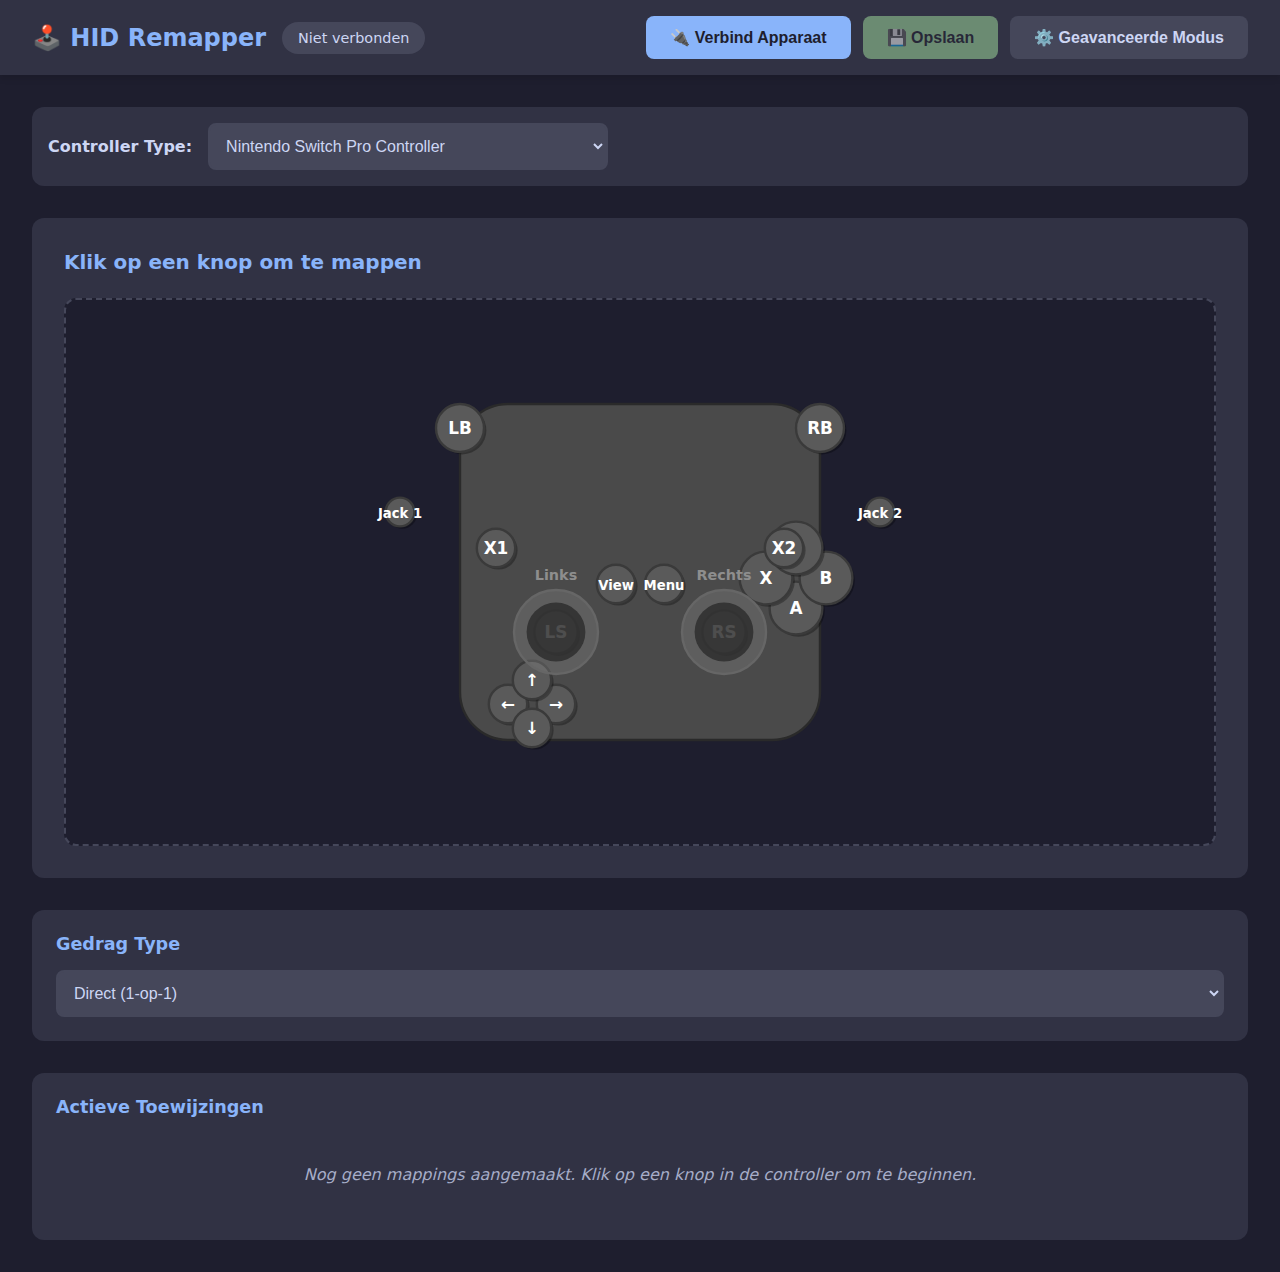
<file: config-tool-web/simple-ui/simple-mode.html>
<!DOCTYPE html>
<html lang="nl">
<head>
    <meta charset="UTF-8">
    <meta name="viewport" content="width=device-width, initial-scale=1.0">
    <title>HID Remapper - Simpele Modus</title>
    <link rel="stylesheet" href="simple-mode.css">
</head>
<body>
    <!-- Header met Mode Toggle -->
    <header class="app-header">
        <div class="header-left">
            <h1>🕹️ HID Remapper</h1>
            <span class="status-badge" id="connection-status">Niet verbonden</span>
        </div>
        <div class="header-right">
            <button class="btn btn-primary" id="connect-device-btn">🔌 Verbind Apparaat</button>
            <button class="btn btn-success" id="save-device-btn" disabled>💾 Opslaan</button>
            <button class="btn btn-secondary" id="toggle-advanced-btn">⚙️ Geavanceerde Modus</button>
        </div>
    </header>

    <!-- Main Content Area -->
    <main class="app-main">
        <!-- Device Selector -->
        <section class="device-selector-section">
            <label for="device-type-selector">Controller Type:</label>
            <select id="device-type-selector" class="device-selector">
                <option value="2">Nintendo Switch Pro Controller</option>
                <option value="4">Google Stadia Controller</option>
                <option value="3">PS4 Arcade Stick</option>
                <option value="5">Xbox Adaptive Controller (XAC)</option>
                <option value="0">Generic Keyboard/Mouse</option>
            </select>
        </section>

        <!-- Controller View Panel -->
        <section class="controller-panel">
            <h2>Klik op een knop om te mappen</h2>
            <div id="controller-view-container" class="controller-container">
                <!-- ControllerView component wordt hier geladen -->
            </div>
            <div id="listening-status" class="listening-status hidden">
                <div class="listening-indicator">
                    <div class="pulse-animation"></div>
                    <span id="listening-message">Wachten op invoer...</span>
                </div>
                <div class="progress-bar">
                    <div id="listening-progress" class="progress-fill"></div>
                </div>
            </div>
        </section>

        <!-- Behavior Template Selector -->
        <section class="behavior-section">
            <h3>Gedrag Type</h3>
            <select id="behavior-type-selector" class="behavior-selector">
                <option value="direct">Direct (1-op-1)</option>
                <option value="toggle">Toggle (Aan/Uit)</option>
                <option value="turbo">Turbo/Rapid Fire</option>
                <option value="hold">Hold to Trigger</option>
            </select>
            <div id="behavior-params" class="behavior-params hidden">
                <!-- Dynamische parameters op basis van gedrag type -->
            </div>
        </section>

        <!-- Mappings List -->
        <section class="mappings-section">
            <h3>Actieve Toewijzingen</h3>
            <div id="mappings-list" class="mappings-list">
                <div class="empty-state">Nog geen mappings aangemaakt. Klik op een knop in de controller om te beginnen.</div>
            </div>
        </section>
    </main>

    <!-- Scripts -->
    <!-- Laad eerst code.js voor globale functies -->
    <script src="../code.js" type="module"></script>
    <script src="../usages.js" type="module"></script>
    <!-- Wacht even zodat code.js geladen is -->
    <script>
        // Wacht tot code.js geladen is voordat we simple-mode.js laden
        window.addEventListener('load', () => {
            // Geef code.js even tijd om te initialiseren
            setTimeout(() => {
                const script = document.createElement('script');
                script.type = 'module';
                script.src = 'simple-mode.js';
                document.body.appendChild(script);
            }, 100);
        });
    </script>
</body>
</html>
</file>
<file: style.css>
/* TechRemap — by Mennens.Tech
   A modern, user-friendly HID Remapper configuration tool
   Design: dark-mode gaming aesthetic, clean and focused
*/

/* ─── Design Tokens ─────────────────────────────────────────────────────────── */
:root {
    --bg:          #0B0B13;
    --surface-1:   #11111C;
    --surface-2:   #181826;
    --surface-3:   #1F1F30;
    --surface-4:   #26263A;
    --border:      #2C2C44;
    --border-hi:   #3E3E5C;

    --accent:      #5B7FEF;
    --accent-hi:   #7A9FFF;
    --accent-dim:  rgba(91,127,239,0.15);
    --accent-glow: rgba(91,127,239,0.35);

    --success:     #4ADE80;
    --success-dim: rgba(74,222,128,0.15);
    --warning:     #FBBF24;
    --danger:      #F87171;
    --danger-dim:  rgba(248,113,113,0.15);

    --text-1:      #EEEEFF;
    --text-2:      #9090B8;
    --text-3:      #55557A;

    /* Controller visual colours */
    --pad-body:    #161624;
    --pad-grip:    #0F0F1A;
    --pad-surface: #1E1E32;
    --pad-button:  #252538;
    --pad-button-hi: #32325A;
    --pad-ring:    #2A2A44;

    --btn-a-fill:  #1A4A2A;
    --btn-a-hi:    #2A6E3E;
    --btn-a-text:  #4ADE80;
    --btn-b-fill:  #4A1A1A;
    --btn-b-hi:    #6E2A2A;
    --btn-b-text:  #F87171;
    --btn-x-fill:  #1A2E5A;
    --btn-x-hi:    #2A4A8E;
    --btn-x-text:  #7AA8F0;
    --btn-y-fill:  #3E3010;
    --btn-y-hi:    #5C4A1A;
    --btn-y-text:  #FBBF24;

    --radius-xs:   4px;
    --radius-sm:   8px;
    --radius:      12px;
    --radius-lg:   18px;
    --radius-xl:   26px;

    --shadow-sm:   0 2px 8px rgba(0,0,0,0.4);
    --shadow:      0 4px 20px rgba(0,0,0,0.5);
    --shadow-lg:   0 8px 40px rgba(0,0,0,0.6);

    --t:           0.18s cubic-bezier(0.4, 0, 0.2, 1);
}

/* ─── Reset & Base ───────────────────────────────────────────────────────────── */
*, *::before, *::after { box-sizing: border-box; margin: 0; padding: 0; }

html { height: 100%; }

body {
    height: 100%;
    font-family: -apple-system, BlinkMacSystemFont, 'Segoe UI', system-ui, sans-serif;
    font-size: 14px;
    line-height: 1.5;
    background: var(--bg);
    color: var(--text-1);
    overflow: hidden;
    display: flex;
    flex-direction: column;
}

/* ─── Scrollbar ──────────────────────────────────────────────────────────────── */
::-webkit-scrollbar { width: 6px; height: 6px; }
::-webkit-scrollbar-track { background: transparent; }
::-webkit-scrollbar-thumb { background: var(--border); border-radius: 3px; }
::-webkit-scrollbar-thumb:hover { background: var(--border-hi); }

/* ─── Header ─────────────────────────────────────────────────────────────────── */
#header {
    flex: none;
    height: 56px;
    background: var(--surface-1);
    border-bottom: 1px solid var(--border);
    display: flex;
    align-items: center;
    padding: 0 16px;
    gap: 16px;
    z-index: 10;
}

.logo {
    display: flex;
    align-items: center;
    gap: 8px;
    text-decoration: none;
    color: var(--text-1);
    flex: none;
}
.logo-icon {
    width: 32px;
    height: 32px;
    background: var(--accent);
    border-radius: var(--radius-sm);
    display: flex;
    align-items: center;
    justify-content: center;
    font-size: 16px;
}
.logo-name { font-size: 16px; font-weight: 700; letter-spacing: -0.3px; }
.logo-sub  { font-size: 10px; color: var(--text-3); font-weight: 500; margin-top: -2px; }
.logo-img  { height: 28px; width: auto; object-fit: contain; }
.logo-fallback { display: flex; align-items: center; gap: 8px; }

.header-sep { flex: 1; }

/* Device status pill */
#device-status {
    display: flex;
    align-items: center;
    gap: 8px;
    padding: 6px 12px;
    background: var(--surface-2);
    border: 1px solid var(--border);
    border-radius: var(--radius-xl);
    font-size: 13px;
    font-weight: 500;
}
.status-dot {
    width: 8px; height: 8px;
    border-radius: 50%;
    background: var(--text-3);
    transition: background var(--t);
}
.status-dot.connected    { background: var(--success); box-shadow: 0 0 6px var(--success); }
.status-dot.connecting   { background: var(--warning); animation: pulse 1s infinite; }
.status-dot.disconnected { background: var(--text-3); }

@keyframes pulse {
    0%, 100% { opacity: 1; }
    50%       { opacity: 0.3; }
}

/* Header buttons */
.btn {
    display: inline-flex;
    align-items: center;
    gap: 6px;
    padding: 7px 14px;
    border: 1px solid var(--border);
    border-radius: var(--radius-sm);
    background: var(--surface-3);
    color: var(--text-1);
    font-size: 13px;
    font-weight: 500;
    cursor: pointer;
    transition: all var(--t);
    text-decoration: none;
    white-space: nowrap;
}
.btn:hover  { background: var(--surface-4); border-color: var(--border-hi); }
.btn:active { transform: scale(0.97); }
.btn:disabled { opacity: 0.4; cursor: not-allowed; }

.btn-primary {
    background: var(--accent);
    border-color: var(--accent);
    color: #fff;
}
.btn-primary:hover { background: var(--accent-hi); border-color: var(--accent-hi); }

.btn-success {
    background: var(--success-dim);
    border-color: var(--success);
    color: var(--success);
}
.btn-danger {
    background: var(--danger-dim);
    border-color: var(--danger);
    color: var(--danger);
}

.btn-icon {
    padding: 7px 10px;
}

/* Save confirmation */
#save-check {
    color: var(--success);
    font-size: 18px;
    opacity: 0;
    transition: opacity 0.3s;
}
#save-check.visible { opacity: 1; }

/* ─── Tab Bar ────────────────────────────────────────────────────────────────── */
#tabs {
    flex: none;
    display: flex;
    background: var(--surface-1);
    border-bottom: 1px solid var(--border);
    padding: 0 16px;
    overflow-x: auto;
    scrollbar-width: none;
}
#tabs::-webkit-scrollbar { display: none; }
.tab {
    padding: 10px 16px;
    font-size: 13px;
    font-weight: 500;
    color: var(--text-2);
    cursor: pointer;
    border-bottom: 2px solid transparent;
    transition: all var(--t);
    user-select: none;
}
.tab:hover  { color: var(--text-1); }
.tab.active { color: var(--accent-hi); border-bottom-color: var(--accent); }

/* ─── Main Layout ────────────────────────────────────────────────────────────── */
#main {
    flex: 1;
    display: flex;
    overflow: hidden;
    min-height: 0;
}

/* ─── Tab Panels ─────────────────────────────────────────────────────────────── */
.tab-panel { display: none; flex: 1; overflow: hidden; }
.tab-panel.active { display: flex; }

/* ─── Remap Panel (controller + side panel) ─────────────────────────────────── */
#panel-remap {
    display: flex;
    flex-direction: row;
    align-items: stretch;
}

#controller-area {
    flex: 1;
    display: flex;
    flex-direction: column;
    align-items: center;
    justify-content: center;
    padding: 24px;
    min-width: 0;
    overflow: auto;
}

/* ─── Controller SVG ─────────────────────────────────────────────────────────── */
#controller-wrap {
    width: 100%;
    max-width: 600px;
}

#controller-svg {
    width: 100%;
    height: auto;
    filter: drop-shadow(0 12px 40px rgba(0,0,0,0.6));
}

/* SVG element base styles */
.pad-body       { fill: var(--pad-body); }
.pad-grip-tex   { fill: var(--pad-grip); opacity: 0.6; }
.pad-surface    { fill: var(--pad-surface); }
.pad-ring       { fill: var(--pad-ring); }
.pad-stick-nub  { fill: var(--pad-button); stroke: var(--border); stroke-width: 1.5; }
.pad-bumper     { fill: var(--pad-button); }
.pad-trigger    { fill: var(--pad-button); }
.pad-dpad       { fill: var(--pad-button); }
.pad-center-btn { fill: var(--pad-button); }
.pad-home-btn   { fill: var(--pad-button); }

/* Face button colours */
.pad-btn-a { fill: var(--btn-a-fill); }
.pad-btn-b { fill: var(--btn-b-fill); }
.pad-btn-x { fill: var(--btn-x-fill); }
.pad-btn-y { fill: var(--btn-y-fill); }

/* Labels */
.pad-label {
    fill: var(--text-2);
    font-size: 11px;
    font-family: -apple-system, BlinkMacSystemFont, 'Segoe UI', system-ui, sans-serif;
    font-weight: 600;
    text-anchor: middle;
    dominant-baseline: middle;
    pointer-events: none;
    user-select: none;
}
.pad-label-a { fill: var(--btn-a-text); }
.pad-label-b { fill: var(--btn-b-text); }
.pad-label-x { fill: var(--btn-x-text); }
.pad-label-y { fill: var(--btn-y-text); }

/* Clickable controller elements */
.pad-clickable {
    cursor: pointer;
    transition: filter 0.12s;
}
.pad-clickable:hover { filter: brightness(1.6) drop-shadow(0 0 6px var(--accent-glow)); }
.pad-clickable.selected { filter: brightness(1.8) drop-shadow(0 0 10px var(--accent)); }
.pad-clickable.mapped   { filter: brightness(1.3); }

/* Mapping indicator dots on controller */
.mapping-dot {
    fill: var(--accent);
    opacity: 0.9;
    pointer-events: none;
}

/* ─── Layer selector bar (below controller) ──────────────────────────────────── */
#layer-bar {
    display: flex;
    align-items: center;
    gap: 8px;
    margin-top: 16px;
}
#layer-bar label {
    font-size: 12px;
    color: var(--text-2);
    font-weight: 500;
}
.layer-btn {
    display: flex;
    align-items: center;
    gap: 5px;
    padding: 5px 10px;
    background: var(--surface-3);
    border: 1px solid var(--border);
    border-radius: var(--radius-sm);
    color: var(--text-2);
    font-size: 12px;
    font-weight: 600;
    cursor: pointer;
    transition: all var(--t);
}
.layer-btn:hover  { border-color: var(--border-hi); color: var(--text-1); }
.layer-btn.active {
    background: var(--accent-dim);
    border-color: var(--accent);
    color: var(--accent-hi);
}
.layer-led {
    width: 8px; height: 8px;
    border-radius: 50%;
    background: var(--text-3);
}

/* ─── Assignment Panel (right side) ─────────────────────────────────────────── */
#assign-panel {
    width: 320px;
    flex: none;
    background: var(--surface-1);
    border-left: 1px solid var(--border);
    display: flex;
    flex-direction: column;
    overflow: hidden;
    transition: transform var(--t);
}

#assign-panel.empty {
    align-items: center;
    justify-content: center;
}

#assign-empty {
    text-align: center;
    padding: 32px;
    color: var(--text-3);
}
#assign-empty .empty-icon {
    font-size: 40px;
    margin-bottom: 12px;
    opacity: 0.5;
}
#assign-empty p { font-size: 13px; line-height: 1.6; }

#assign-content { display: flex; flex-direction: column; height: 100%; overflow: hidden; }

#assign-header {
    padding: 16px;
    border-bottom: 1px solid var(--border);
    flex: none;
}
.assign-title {
    font-size: 15px;
    font-weight: 600;
    margin-bottom: 4px;
    display: flex;
    align-items: center;
    gap: 8px;
}
.assign-usage-badge {
    display: inline-block;
    padding: 2px 8px;
    background: var(--accent-dim);
    border: 1px solid var(--accent);
    border-radius: var(--radius-xs);
    font-size: 10px;
    font-weight: 700;
    color: var(--accent-hi);
    font-family: monospace;
}
.assign-subtitle { font-size: 12px; color: var(--text-2); margin-top: 2px; }

/* Stick sub-selector tabs */
#stick-tabs {
    display: flex;
    gap: 4px;
    margin-top: 10px;
}
.stick-tab {
    flex: 1;
    padding: 5px 8px;
    background: var(--surface-3);
    border: 1px solid var(--border);
    border-radius: var(--radius-xs);
    font-size: 11px;
    font-weight: 600;
    color: var(--text-2);
    cursor: pointer;
    text-align: center;
    transition: all var(--t);
}
.stick-tab:hover  { border-color: var(--border-hi); color: var(--text-1); }
.stick-tab.active { background: var(--accent-dim); border-color: var(--accent); color: var(--accent-hi); }

/* Panel body (scrollable) */
#assign-body {
    flex: 1;
    overflow-y: auto;
    padding: 16px;
    display: flex;
    flex-direction: column;
    gap: 16px;
}

/* Panel sections */
.assign-section label {
    display: block;
    font-size: 11px;
    font-weight: 600;
    color: var(--text-2);
    text-transform: uppercase;
    letter-spacing: 0.6px;
    margin-bottom: 8px;
}

/* Current mapping display */
.current-mapping {
    display: flex;
    align-items: center;
    gap: 8px;
    padding: 10px 12px;
    background: var(--surface-2);
    border: 1px solid var(--border);
    border-radius: var(--radius-sm);
    font-size: 13px;
    min-height: 40px;
}
.current-mapping.has-mapping {
    background: var(--accent-dim);
    border-color: var(--accent);
}
.current-mapping .mapping-name { flex: 1; font-weight: 500; }
.current-mapping .remove-btn {
    background: none;
    border: none;
    color: var(--text-3);
    cursor: pointer;
    font-size: 16px;
    padding: 2px 4px;
    border-radius: var(--radius-xs);
    transition: color var(--t);
    line-height: 1;
}
.current-mapping .remove-btn:hover { color: var(--danger); }

/* Capture button */
#capture-btn {
    width: 100%;
    padding: 10px;
    background: var(--surface-2);
    border: 1px dashed var(--border-hi);
    border-radius: var(--radius-sm);
    color: var(--text-2);
    font-size: 13px;
    font-weight: 500;
    cursor: pointer;
    transition: all var(--t);
    display: flex;
    align-items: center;
    justify-content: center;
    gap: 8px;
}
#capture-btn:hover { border-color: var(--accent); color: var(--accent-hi); }
#capture-btn.capturing {
    border-color: var(--warning);
    color: var(--warning);
    background: rgba(251,191,36,0.08);
    animation: capture-pulse 1.2s ease infinite;
}
@keyframes capture-pulse {
    0%,100% { box-shadow: 0 0 0 0 rgba(251,191,36,0); }
    50%      { box-shadow: 0 0 0 6px rgba(251,191,36,0.2); }
}
.capture-indicator {
    width: 8px; height: 8px;
    border-radius: 50%;
    background: currentColor;
}
#capture-btn.capturing .capture-indicator { animation: blink 0.5s step-end infinite; }
@keyframes blink { 50% { opacity: 0; } }

/* Source search */
#source-search {
    width: 100%;
    padding: 8px 12px;
    background: var(--surface-2);
    border: 1px solid var(--border);
    border-radius: var(--radius-sm);
    color: var(--text-1);
    font-size: 13px;
    outline: none;
    transition: border-color var(--t);
}
#source-search:focus  { border-color: var(--accent); }
#source-search::placeholder { color: var(--text-3); }

/* Category tabs in picker */
.picker-cats {
    display: flex;
    gap: 4px;
    flex-wrap: wrap;
}
.picker-cat {
    padding: 4px 10px;
    background: var(--surface-3);
    border: 1px solid var(--border);
    border-radius: var(--radius-xl);
    font-size: 11px;
    font-weight: 600;
    color: var(--text-2);
    cursor: pointer;
    transition: all var(--t);
}
.picker-cat:hover  { border-color: var(--border-hi); color: var(--text-1); }
.picker-cat.active { background: var(--accent-dim); border-color: var(--accent); color: var(--accent-hi); }

/* Usage list */
#usage-list {
    display: flex;
    flex-direction: column;
    gap: 2px;
    max-height: 180px;
    overflow-y: auto;
    border: 1px solid var(--border);
    border-radius: var(--radius-sm);
    background: var(--surface-2);
}
.usage-item {
    padding: 7px 12px;
    font-size: 12px;
    cursor: pointer;
    transition: background var(--t);
    display: flex;
    align-items: center;
    gap: 8px;
}
.usage-item:hover    { background: var(--surface-4); }
.usage-item.selected { background: var(--accent-dim); color: var(--accent-hi); }
.usage-item-type {
    font-size: 9px;
    font-weight: 700;
    padding: 1px 5px;
    border-radius: var(--radius-xs);
    background: var(--surface-4);
    color: var(--text-3);
    text-transform: uppercase;
    flex: none;
}
.usage-item-type.axis { background: rgba(91,127,239,0.2); color: var(--accent-hi); }

/* Sliders */
.slider-row {
    display: flex;
    flex-direction: column;
    gap: 6px;
}
.slider-label-row {
    display: flex;
    justify-content: space-between;
    font-size: 12px;
    color: var(--text-2);
}
.slider-label-row span { color: var(--text-1); font-weight: 600; font-variant-numeric: tabular-nums; }
input[type="range"] {
    width: 100%;
    height: 4px;
    background: var(--surface-4);
    border-radius: 2px;
    outline: none;
    appearance: none;
    cursor: pointer;
    accent-color: var(--accent);
}
input[type="range"]::-webkit-slider-thumb {
    appearance: none;
    width: 16px; height: 16px;
    background: var(--accent);
    border-radius: 50%;
    box-shadow: 0 0 6px var(--accent-glow);
    transition: transform var(--t);
}
input[type="range"]::-webkit-slider-thumb:hover { transform: scale(1.2); }

/* Toggle switches */
.toggle-group { display: flex; flex-direction: column; gap: 8px; }
.toggle-row {
    display: flex;
    align-items: center;
    justify-content: space-between;
    padding: 8px 12px;
    background: var(--surface-2);
    border: 1px solid var(--border);
    border-radius: var(--radius-sm);
}
.toggle-label { font-size: 12px; font-weight: 500; }
.toggle-desc  { font-size: 11px; color: var(--text-2); margin-top: 1px; }
.toggle {
    position: relative;
    width: 32px; height: 18px;
    flex: none;
}
.toggle input { opacity: 0; width: 0; height: 0; }
.toggle-slider {
    position: absolute;
    inset: 0;
    background: var(--surface-4);
    border-radius: 9px;
    cursor: pointer;
    transition: background var(--t);
}
.toggle-slider::before {
    content: '';
    position: absolute;
    width: 12px; height: 12px;
    left: 3px; top: 3px;
    background: white;
    border-radius: 50%;
    transition: transform var(--t);
}
.toggle input:checked + .toggle-slider { background: var(--accent); }
.toggle input:checked + .toggle-slider::before { transform: translateX(14px); }

/* Layer selector in panel */
.layer-checkboxes {
    display: flex;
    gap: 6px;
    flex-wrap: wrap;
}
.layer-check {
    display: flex;
    align-items: center;
    gap: 4px;
    padding: 4px 8px;
    background: var(--surface-3);
    border: 1px solid var(--border);
    border-radius: var(--radius-xs);
    cursor: pointer;
    font-size: 11px;
    font-weight: 600;
    transition: all var(--t);
}
.layer-check input { accent-color: var(--accent); }
.layer-check.checked { background: var(--accent-dim); border-color: var(--accent); color: var(--accent-hi); }

/* Panel footer */
#assign-footer {
    padding: 12px 16px;
    border-top: 1px solid var(--border);
    display: flex;
    gap: 8px;
    flex: none;
}
#assign-footer .btn { flex: 1; justify-content: center; }

/* ─── Layers Tab ─────────────────────────────────────────────────────────────── */
#panel-layers {
    flex-direction: column;
    overflow: auto;
    padding: 24px;
    gap: 24px;
    align-items: flex-start;
}

.section-title {
    font-size: 15px;
    font-weight: 700;
    color: var(--text-1);
    margin-bottom: 4px;
}
.section-desc {
    font-size: 12px;
    color: var(--text-2);
    margin-bottom: 16px;
}

/* LED color pickers grid */
.led-grid {
    display: grid;
    grid-template-columns: repeat(auto-fill, minmax(160px, 1fr));
    gap: 12px;
    width: 100%;
    max-width: 720px;
}
.led-card {
    background: var(--surface-2);
    border: 1px solid var(--border);
    border-radius: var(--radius);
    padding: 16px;
    display: flex;
    flex-direction: column;
    gap: 10px;
}
.led-card-header {
    display: flex;
    align-items: center;
    gap: 10px;
}
.led-preview {
    width: 28px; height: 28px;
    border-radius: 50%;
    border: 2px solid rgba(255,255,255,0.1);
    cursor: pointer;
    transition: transform var(--t), box-shadow var(--t);
    flex: none;
}
.led-preview:hover { transform: scale(1.15); }
.led-preview.glow  { box-shadow: 0 0 12px var(--preview-color, var(--accent-glow)); }
.led-layer-name {
    font-weight: 600;
    font-size: 13px;
}
.led-layer-sub {
    font-size: 11px;
    color: var(--text-3);
}
input[type="color"].color-input {
    width: 100%;
    height: 32px;
    border: 1px solid var(--border);
    border-radius: var(--radius-sm);
    background: var(--surface-3);
    cursor: pointer;
    padding: 2px;
}

/* Passthrough layers */
.passthrough-grid {
    display: flex;
    gap: 8px;
    flex-wrap: wrap;
    max-width: 600px;
}
.passthrough-toggle {
    display: flex;
    align-items: center;
    gap: 6px;
    padding: 8px 14px;
    background: var(--surface-2);
    border: 1px solid var(--border);
    border-radius: var(--radius-sm);
    cursor: pointer;
    font-size: 12px;
    font-weight: 600;
    color: var(--text-2);
    transition: all var(--t);
    user-select: none;
}
.passthrough-toggle:hover   { border-color: var(--border-hi); color: var(--text-1); }
.passthrough-toggle.active  { background: var(--success-dim); border-color: var(--success); color: var(--success); }
.passthrough-toggle input   { accent-color: var(--success); }

/* ─── Settings Tab ────────────────────────────────────────────────────────────── */
#panel-settings {
    flex-direction: column;
    overflow: auto;
    padding: 24px;
    gap: 0;
}
.settings-grid {
    display: grid;
    grid-template-columns: 1fr 1fr;
    gap: 16px;
    max-width: 700px;
    margin-bottom: 24px;
}
.setting-card {
    background: var(--surface-2);
    border: 1px solid var(--border);
    border-radius: var(--radius);
    padding: 16px;
}
.setting-card label {
    display: block;
    font-size: 11px;
    font-weight: 700;
    color: var(--text-2);
    text-transform: uppercase;
    letter-spacing: 0.6px;
    margin-bottom: 6px;
}
.setting-card .setting-desc {
    font-size: 11px;
    color: var(--text-3);
    margin-bottom: 8px;
}
select.setting-select {
    width: 100%;
    padding: 7px 10px;
    background: var(--surface-3);
    border: 1px solid var(--border);
    border-radius: var(--radius-sm);
    color: var(--text-1);
    font-size: 13px;
    outline: none;
    cursor: pointer;
    transition: border-color var(--t);
}
select.setting-select:focus { border-color: var(--accent); }
input[type="number"].setting-input {
    width: 100%;
    padding: 7px 10px;
    background: var(--surface-3);
    border: 1px solid var(--border);
    border-radius: var(--radius-sm);
    color: var(--text-1);
    font-size: 13px;
    outline: none;
    transition: border-color var(--t);
}
input[type="number"].setting-input:focus { border-color: var(--accent); }

/* Danger zone */
.danger-zone {
    border: 1px solid var(--danger);
    background: var(--danger-dim);
    border-radius: var(--radius);
    padding: 16px;
    max-width: 700px;
}
.danger-zone h3 { color: var(--danger); font-size: 14px; margin-bottom: 8px; }
.danger-zone p  { font-size: 12px; color: var(--text-2); margin-bottom: 12px; }
.danger-actions { display: flex; gap: 8px; flex-wrap: wrap; }

/* ─── Advanced Tab ────────────────────────────────────────────────────────────── */
#panel-advanced {
    flex-direction: column;
    overflow: auto;
    padding: 24px;
    gap: 24px;
}
.adv-section { max-width: 800px; width: 100%; }
.adv-subsection {
    background: var(--surface-2);
    border: 1px solid var(--border);
    border-radius: var(--radius);
    overflow: hidden;
    margin-bottom: 8px;
}
.adv-subsection-header {
    display: flex;
    align-items: center;
    justify-content: space-between;
    padding: 10px 14px;
    background: var(--surface-3);
    cursor: pointer;
    user-select: none;
}
.adv-subsection-header:hover { background: var(--surface-4); }
.adv-subsection-body { padding: 12px 14px; display: none; }
.adv-subsection.open .adv-subsection-body { display: block; }
.adv-chevron { transition: transform var(--t); }
.adv-subsection.open .adv-chevron { transform: rotate(90deg); }

textarea.expr-input {
    width: 100%;
    min-height: 60px;
    padding: 8px 10px;
    background: var(--bg);
    border: 1px solid var(--border);
    border-radius: var(--radius-sm);
    color: #7AA8F0;
    font-family: 'Fira Code', 'Consolas', 'Monaco', monospace;
    font-size: 12px;
    line-height: 1.6;
    resize: vertical;
    outline: none;
    transition: border-color var(--t);
}
textarea.expr-input:focus { border-color: var(--accent); }

/* JSON import/export */
.io-row { display: flex; gap: 8px; align-items: center; flex-wrap: wrap; }

/* ─── Notifications ───────────────────────────────────────────────────────────── */
#notifications {
    position: fixed;
    bottom: 20px;
    right: 20px;
    display: flex;
    flex-direction: column;
    gap: 8px;
    z-index: 100;
    pointer-events: none;
}
.notification {
    padding: 10px 16px;
    border-radius: var(--radius-sm);
    font-size: 13px;
    font-weight: 500;
    box-shadow: var(--shadow);
    animation: slide-in 0.2s ease;
    pointer-events: all;
    max-width: 300px;
}
.notification.success { background: var(--success); color: #0a2e18; }
.notification.error   { background: var(--danger);  color: #2e0a0a; }
.notification.info    { background: var(--accent);  color: #fff; }

@keyframes slide-in {
    from { transform: translateX(120%); opacity: 0; }
    to   { transform: translateX(0);    opacity: 1; }
}

/* ─── Connect screen (shown when disconnected) ───────────────────────────────── */
#connect-screen {
    position: absolute;
    inset: 0;
    background: var(--bg);
    display: flex;
    flex-direction: column;
    align-items: center;
    justify-content: center;
    gap: 24px;
    z-index: 50;
    padding: 32px;
    text-align: center;
}
#connect-screen .connect-logo-img {
    height: 64px; width: auto;
    object-fit: contain;
    opacity: 0.95;
}
#connect-screen .connect-logo {
    width: 64px; height: 64px;
    background: var(--accent);
    border-radius: var(--radius-lg);
    display: flex;
    align-items: center;
    justify-content: center;
    font-size: 32px;
    box-shadow: 0 0 40px var(--accent-glow);
}
#connect-screen h1    { font-size: 24px; font-weight: 700; }
#connect-screen p     { font-size: 14px; color: var(--text-2); max-width: 380px; line-height: 1.6; }
.connect-btn-big {
    padding: 14px 32px;
    font-size: 16px;
    font-weight: 600;
    border-radius: var(--radius);
    background: var(--accent);
    border: none;
    color: white;
    cursor: pointer;
    box-shadow: 0 4px 20px var(--accent-glow);
    transition: all var(--t);
}
.connect-btn-big:hover { background: var(--accent-hi); transform: translateY(-2px); box-shadow: 0 8px 30px var(--accent-glow); }
.connect-note { font-size: 12px; color: var(--text-3); }
#no-webhid-warning {
    display: none;
    padding: 12px 18px;
    background: var(--danger-dim);
    border: 1px solid var(--danger);
    border-radius: var(--radius-sm);
    color: var(--danger);
    font-size: 13px;
    max-width: 400px;
}

/* ─── Responsive ─────────────────────────────────────────────────────────────── */
@media (max-width: 800px) {
    #assign-panel { width: 280px; }
    .settings-grid { grid-template-columns: 1fr; }
}
@media (max-width: 640px) {
    #panel-remap { flex-direction: column; }
    #assign-panel { width: 100%; height: 280px; border-left: none; border-top: 1px solid var(--border); }
}

/* ─── Footer ──────────────────────────────────────────────────────────────────── */
#footer {
    flex: none;
    height: 36px;
    display: flex;
    align-items: center;
    justify-content: center;
    gap: 10px;
    font-size: 12px;
    color: var(--text-3);
    border-top: 1px solid var(--border);
    background: var(--surface-1);
}
#footer a { color: var(--text-2); text-decoration: none; }
#footer a:hover { color: var(--text-1); }
.footer-sep { opacity: 0.4; }

/* ─── Utility ─────────────────────────────────────────────────────────────────── */
.hidden { display: none !important; }
.mt-8  { margin-top: 8px; }
.mt-16 { margin-top: 16px; }
.flex-row { display: flex; align-items: center; gap: 8px; }

/* ─── Overview Tab ───────────────────────────────────────────────────────────── */
#panel-overview { flex-direction: column; }
.ov-empty {
    color: var(--text-3);
    font-size: 13px;
    padding: 32px 0;
    text-align: center;
}
.ov-table {
    width: 100%;
    max-width: 900px;
    border-collapse: collapse;
    font-size: 13px;
}
.ov-table thead tr { background: var(--surface-2); }
.ov-table th {
    padding: 10px 14px;
    text-align: left;
    font-size: 11px;
    font-weight: 700;
    color: var(--text-2);
    text-transform: uppercase;
    letter-spacing: 0.6px;
    border-bottom: 2px solid var(--border);
    white-space: nowrap;
}
.ov-table td {
    padding: 10px 14px;
    border-bottom: 1px solid var(--border);
    vertical-align: middle;
}
.ov-table tbody tr:hover td { background: var(--surface-2); }
.ov-table tr.ov-passthrough td { opacity: 0.55; }
.ov-name { font-weight: 500; color: var(--text-1); }
.ov-code { font-size: 10px; color: var(--text-3); font-family: monospace; margin-top: 2px; }
.ov-badge {
    display: inline-block;
    padding: 2px 7px;
    background: var(--accent-dim);
    border: 1px solid var(--accent);
    border-radius: var(--radius-xs);
    font-size: 10px;
    font-weight: 700;
    color: var(--accent-hi);
    margin: 1px;
}
.ov-badge-all {
    background: var(--success-dim);
    border-color: var(--success);
    color: var(--success);
}
.ov-layers { white-space: nowrap; }
.ov-scaling { color: var(--text-2); font-variant-numeric: tabular-nums; text-align: right; }

/* ─── Advanced options toggle in assign panel ────────────────────────────────── */
.assign-advanced {
    border: 1px solid var(--border);
    border-radius: var(--radius-sm);
    background: var(--surface-2);
}
.assign-advanced summary {
    padding: 8px 12px;
    font-size: 11px;
    font-weight: 700;
    color: var(--text-2);
    text-transform: uppercase;
    letter-spacing: 0.6px;
    cursor: pointer;
    user-select: none;
    list-style: none;
    display: flex;
    align-items: center;
    gap: 6px;
    transition: color var(--t);
}
.assign-advanced summary:hover { color: var(--text-1); }
.assign-advanced summary::before {
    content: '›';
    font-size: 16px;
    line-height: 1;
    transition: transform var(--t);
    display: inline-block;
}
.assign-advanced[open] summary::before { transform: rotate(90deg); }
.assign-advanced summary::-webkit-details-marker { display: none; }
.assign-advanced .assign-section {
    padding: 8px 12px 12px;
    border-top: 1px solid var(--border);
}

/* ─── Monitor Tab ────────────────────────────────────────────────────────────── */
#panel-monitor { flex-direction: column; overflow: hidden; }

#monitor-header {
    flex: none;
    padding: 12px 16px;
    border-bottom: 1px solid var(--border);
    background: var(--surface-1);
    display: flex;
    align-items: center;
    justify-content: space-between;
    gap: 12px;
}
#monitor-header-left { display: flex; align-items: center; gap: 12px; }
#monitor-status-text { font-size: 12px; color: var(--text-3); }

#monitor-toggle-btn.monitoring {
    border-color: var(--warning);
    color: var(--warning);
    background: rgba(251,191,36,0.08);
}
#monitor-toggle-btn.monitoring .capture-indicator {
    animation: blink 0.5s step-end infinite;
}

#monitor-inputs {
    flex: 1;
    overflow-y: auto;
    padding: 12px 16px;
}
.mon-empty {
    color: var(--text-3);
    font-size: 13px;
    padding: 48px 0;
    text-align: center;
}
.mon-list { display: flex; flex-direction: column; gap: 4px; }

.mon-row {
    display: grid;
    grid-template-columns: 200px 130px 1fr 110px;
    align-items: center;
    gap: 12px;
    padding: 8px 12px;
    background: var(--surface-2);
    border: 1px solid var(--border);
    border-radius: var(--radius-sm);
    transition: opacity 0.4s, border-color 0.15s, background 0.15s;
}
.mon-row.fresh {
    border-color: var(--accent);
    background: var(--accent-dim);
}
.mon-row.fading { opacity: 0.4; }

.mon-name {
    font-size: 12px;
    font-weight: 600;
    color: var(--text-1);
    overflow: hidden;
    text-overflow: ellipsis;
    white-space: nowrap;
}
.mon-code {
    font-size: 10px;
    color: var(--text-3);
    font-family: monospace;
}
.mon-bar-wrap {
    height: 6px;
    background: var(--surface-4);
    border-radius: 3px;
    overflow: hidden;
}
.mon-bar {
    height: 100%;
    border-radius: 3px;
    min-width: 2px;
    transition: width 0.06s linear;
}
.mon-bar.positive { background: var(--accent); }
.mon-bar.negative { background: var(--warning); }
.mon-value {
    font-size: 11px;
    color: var(--text-2);
    font-family: monospace;
    font-variant-numeric: tabular-nums;
    text-align: right;
    white-space: nowrap;
}
</file>
<file: config-tool-web/simple-ui/simple-mode.css>
:root {
    --bg-primary: #1e1e2e;
    --bg-secondary: #313244;
    --bg-tertiary: #45475a;
    --text-primary: #cdd6f4;
    --text-secondary: #a6adc8;
    --accent-primary: #89b4fa;
    --accent-success: #a6e3a1;
    --accent-danger: #f38ba8;
    --accent-warning: #f9e2af;
    --border-radius: 12px;
    --spacing: 1rem;
    --transition: all 0.3s ease;
}

* {
    margin: 0;
    padding: 0;
    box-sizing: border-box;
}

body {
    font-family: 'Segoe UI', system-ui, -apple-system, sans-serif;
    background: var(--bg-primary);
    color: var(--text-primary);
    min-height: 100vh;
    display: flex;
    flex-direction: column;
}

/* Header Styles */
.app-header {
    background: var(--bg-secondary);
    padding: 1rem 2rem;
    display: flex;
    justify-content: space-between;
    align-items: center;
    box-shadow: 0 4px 6px rgba(0, 0, 0, 0.1);
    flex-wrap: wrap;
    gap: 1rem;
}

.header-left {
    display: flex;
    align-items: center;
    gap: 1rem;
}

.header-left h1 {
    margin: 0;
    font-size: 1.5rem;
    color: var(--accent-primary);
}

.status-badge {
    padding: 0.5rem 1rem;
    border-radius: 20px;
    background: var(--bg-tertiary);
    font-size: 0.9rem;
    font-weight: 500;
}

.status-badge.connected {
    background: var(--accent-success);
    color: var(--bg-primary);
    font-weight: bold;
}

.header-right {
    display: flex;
    gap: 0.75rem;
    flex-wrap: wrap;
}

/* Button Styles */
.btn {
    padding: 0.75rem 1.5rem;
    border: none;
    border-radius: 8px;
    font-size: 1rem;
    font-weight: 600;
    cursor: pointer;
    transition: var(--transition);
    white-space: nowrap;
}

.btn-primary {
    background: var(--accent-primary);
    color: var(--bg-primary);
}

.btn-primary:hover:not(:disabled) {
    background: #7ba3f8;
    transform: translateY(-2px);
    box-shadow: 0 4px 8px rgba(137, 180, 250, 0.3);
}

.btn-success {
    background: var(--accent-success);
    color: var(--bg-primary);
}

.btn-success:hover:not(:disabled) {
    background: #95d68e;
    transform: translateY(-2px);
    box-shadow: 0 4px 8px rgba(166, 227, 161, 0.3);
}

.btn-secondary {
    background: var(--bg-tertiary);
    color: var(--text-primary);
}

.btn-secondary:hover:not(:disabled) {
    background: #585b70;
}

.btn:disabled {
    opacity: 0.5;
    cursor: not-allowed;
}

/* Main Content */
.app-main {
    flex: 1;
    padding: 2rem;
    max-width: 1400px;
    margin: 0 auto;
    width: 100%;
    display: flex;
    flex-direction: column;
    gap: 2rem;
}

/* Device Selector */
.device-selector-section {
    display: flex;
    align-items: center;
    gap: 1rem;
    padding: 1rem;
    background: var(--bg-secondary);
    border-radius: var(--border-radius);
}

.device-selector-section label {
    font-weight: 600;
    color: var(--text-primary);
}

.device-selector {
    flex: 1;
    max-width: 400px;
    padding: 0.75rem;
    background: var(--bg-tertiary);
    border: 2px solid var(--bg-tertiary);
    border-radius: 8px;
    color: var(--text-primary);
    font-size: 1rem;
    cursor: pointer;
    transition: var(--transition);
}

.device-selector:hover {
    border-color: var(--accent-primary);
}

.device-selector:focus {
    outline: none;
    border-color: var(--accent-primary);
    box-shadow: 0 0 0 3px rgba(137, 180, 250, 0.2);
}

/* Controller Panel */
.controller-panel {
    background: var(--bg-secondary);
    border-radius: var(--border-radius);
    padding: 2rem;
    display: flex;
    flex-direction: column;
    gap: 1.5rem;
}

.controller-panel h2 {
    margin: 0;
    color: var(--accent-primary);
    font-size: 1.25rem;
}

.controller-container {
    min-height: 400px;
    display: flex;
    align-items: center;
    justify-content: center;
    background: var(--bg-primary);
    border-radius: var(--border-radius);
    border: 2px dashed var(--bg-tertiary);
    padding: 2rem;
    position: relative;
}

/* Listening Status */
.listening-status {
    padding: 1.5rem;
    background: rgba(137, 180, 250, 0.1);
    border: 2px solid var(--accent-primary);
    border-radius: var(--border-radius);
    display: flex;
    flex-direction: column;
    gap: 1rem;
}

.listening-status.hidden {
    display: none;
}

.listening-indicator {
    display: flex;
    align-items: center;
    gap: 1rem;
}

.pulse-animation {
    width: 20px;
    height: 20px;
    border-radius: 50%;
    background: var(--accent-primary);
    animation: pulse 2s infinite;
}

@keyframes pulse {
    0%, 100% {
        opacity: 1;
        transform: scale(1);
    }
    50% {
        opacity: 0.5;
        transform: scale(1.2);
    }
}

.progress-bar {
    width: 100%;
    height: 4px;
    background: var(--bg-tertiary);
    border-radius: 2px;
    overflow: hidden;
}

.progress-fill {
    height: 100%;
    background: var(--accent-primary);
    transition: width 0.1s linear;
    width: 100%;
}

/* Behavior Section */
.behavior-section {
    background: var(--bg-secondary);
    border-radius: var(--border-radius);
    padding: 1.5rem;
    display: flex;
    flex-direction: column;
    gap: 1rem;
}

.behavior-section h3 {
    margin: 0;
    color: var(--accent-primary);
    font-size: 1.1rem;
}

.behavior-selector {
    padding: 0.75rem;
    background: var(--bg-tertiary);
    border: 2px solid var(--bg-tertiary);
    border-radius: 8px;
    color: var(--text-primary);
    font-size: 1rem;
    cursor: pointer;
    transition: var(--transition);
}

.behavior-selector:hover {
    border-color: var(--accent-primary);
}

.behavior-selector:focus {
    outline: none;
    border-color: var(--accent-primary);
    box-shadow: 0 0 0 3px rgba(137, 180, 250, 0.2);
}

.behavior-params {
    display: flex;
    flex-direction: column;
    gap: 0.75rem;
}

.behavior-params.hidden {
    display: none;
}

.behavior-param {
    display: flex;
    align-items: center;
    gap: 1rem;
}

.behavior-param label {
    min-width: 120px;
    color: var(--text-secondary);
}

.behavior-param input {
    flex: 1;
    max-width: 200px;
    padding: 0.5rem;
    background: var(--bg-tertiary);
    border: 2px solid var(--bg-tertiary);
    border-radius: 6px;
    color: var(--text-primary);
    font-size: 0.9rem;
}

.behavior-param input:focus {
    outline: none;
    border-color: var(--accent-primary);
}

/* Mappings Section */
.mappings-section {
    background: var(--bg-secondary);
    border-radius: var(--border-radius);
    padding: 1.5rem;
    display: flex;
    flex-direction: column;
    gap: 1rem;
}

.mappings-section h3 {
    margin: 0;
    color: var(--accent-primary);
    font-size: 1.1rem;
}

.mappings-list {
    display: flex;
    flex-direction: column;
    gap: 0.75rem;
}

.empty-state {
    text-align: center;
    padding: 2rem;
    color: var(--text-secondary);
    font-style: italic;
}

.mapping-item {
    background: var(--bg-tertiary);
    border-radius: 8px;
    padding: 1rem;
    display: flex;
    align-items: center;
    justify-content: space-between;
    gap: 1rem;
    border-left: 4px solid var(--accent-primary);
    transition: var(--transition);
}

.mapping-item:hover {
    background: #585b70;
    transform: translateX(4px);
}

.mapping-info {
    flex: 1;
    display: flex;
    flex-direction: column;
    gap: 0.25rem;
}

.mapping-source {
    font-weight: 600;
    color: var(--text-primary);
}

.mapping-target {
    color: var(--text-secondary);
    font-size: 0.9rem;
}

.mapping-behavior {
    color: var(--accent-warning);
    font-size: 0.85rem;
    font-style: italic;
}

.mapping-actions {
    display: flex;
    gap: 0.5rem;
}

.btn-icon {
    padding: 0.5rem;
    background: transparent;
    border: none;
    color: var(--text-secondary);
    cursor: pointer;
    border-radius: 6px;
    transition: var(--transition);
    font-size: 1.2rem;
}

.btn-icon:hover {
    background: var(--bg-secondary);
    color: var(--accent-danger);
}

/* SVG Controller Styles */
.controller-svg {
    width: 100%;
    height: auto;
    max-width: 600px;
}

.controller-button {
    cursor: pointer;
    transition: var(--transition);
}

.controller-button:hover {
    filter: brightness(1.2);
    transform: scale(1.05);
}

.controller-button.active {
    filter: brightness(1.4);
    stroke: var(--accent-primary);
    stroke-width: 3;
}

.controller-button.mapped {
    fill: var(--accent-success);
    opacity: 0.8;
}

/* Utility Classes */
.hidden {
    display: none !important;
}

.text-center {
    text-align: center;
}

/* Responsive Design */
@media (max-width: 768px) {
    .app-header {
        flex-direction: column;
        align-items: flex-start;
    }

    .header-right {
        width: 100%;
    }

    .header-right .btn {
        flex: 1;
        min-width: 0;
    }

    .app-main {
        padding: 1rem;
    }

    .controller-container {
        min-height: 300px;
    }
}
</file>
